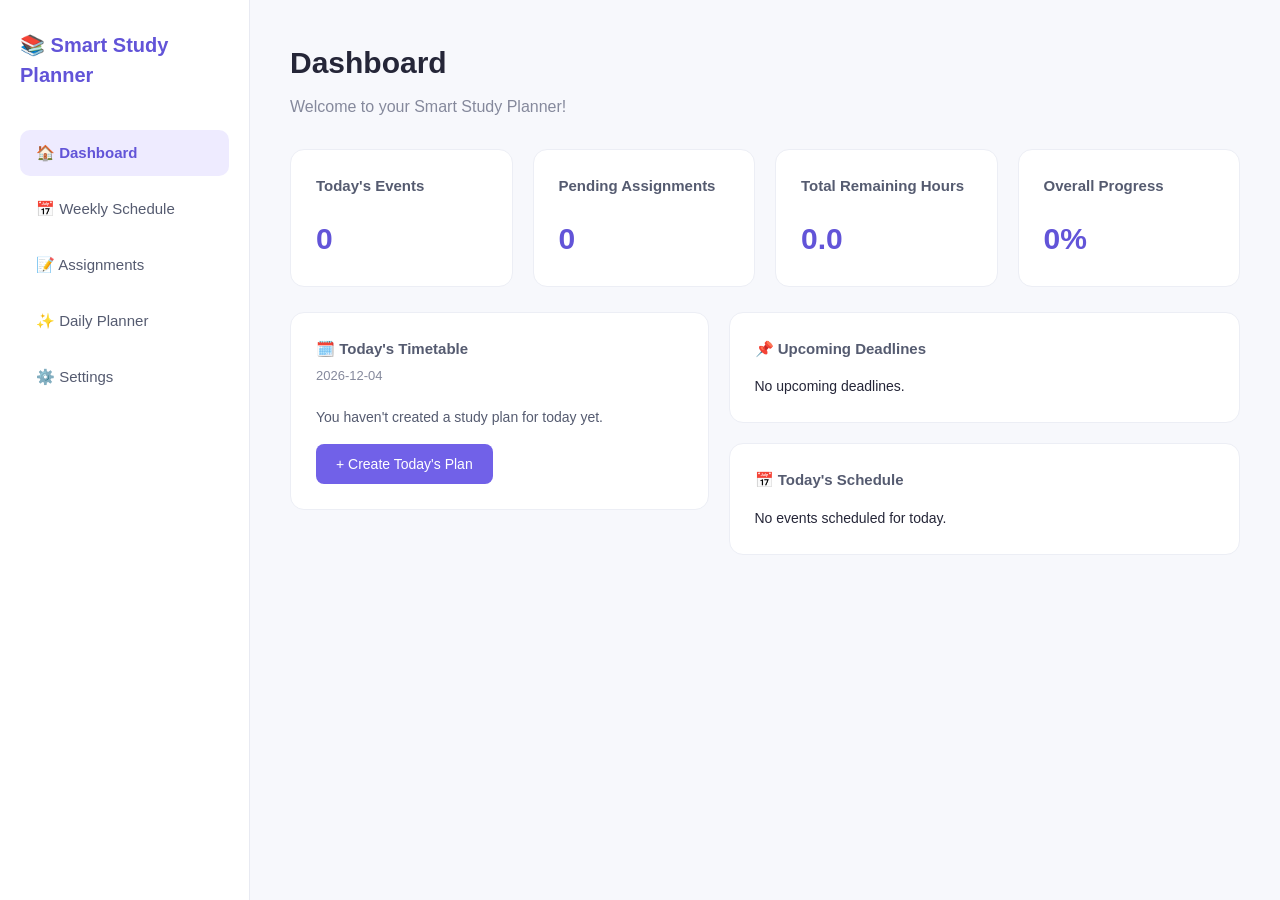
<file: index.html>
<!DOCTYPE html>
<html lang="en">
<head>
    <meta charset="UTF-8">
    <meta name="viewport" content="width=device-width, initial-scale=1.0">
    <title>Smart Study Planner</title>
    <link rel="stylesheet" href="style.css">
</head>

<body>
    <div class="app-container">
        <aside class="sidebar">
            <div class="logo">
                <h2>📚 Smart Study Planner</h2>
            </div>

            <nav class="nav-menu" aria-label="Main navigation">
                <button type="button" class="nav-item active" data-page="dashboard">
                    🏠 Dashboard
                </button>

                <button type="button" class="nav-item" data-page="schedule">
                    📅 Weekly Schedule
                </button>

                <button type="button" class="nav-item" data-page="assignments">
                    📝 Assignments
                </button>

                <button type="button" class="nav-item" data-page="planner">
                    ✨ Daily Planner
                </button>

                <button type="button" class="nav-item" data-page="settings">
                    ⚙️ Settings
                </button>
            </nav>
        </aside>

        <main class="main-content">
            <section id="dashboard" class="page active">
                <h1>Dashboard</h1>
                <p class="subtitle">Welcome to your Smart Study Planner!</p>

                <div class="dashboard-cards">
                    <div class="card">
                        <h3>Today's Events</h3>
                        <p class="card-number" id="today-events">0</p>
                    </div>

                    <div class="card">
                        <h3>Pending Assignments</h3>
                        <p class="card-number" id="pending-count">0</p>
                    </div>

                    <div class="card">
                        <h3>Total Remaining Hours</h3>
                        <p class="card-number" id="remaining-hours">0</p>
                    </div>

                    <div class="card">
                        <h3>Overall Progress</h3>
                        <p class="card-number" id="overall-progress">0%</p>
                    </div>
                </div>

                <div class="dashboard-main-grid">
                    <div class="dashboard-timetable-column">
                        <div class="card dashboard-timetable-card">
                            <div class="dashboard-study-header">
                                <div>
                                    <h3>🗓️ Today's Timetable</h3>
                                    <p class="helper-text" id="dashboard-study-date"></p>
                                </div>

                                <button
                                    type="button"
                                    class="secondary-btn"
                                    id="dashboard-view-plan-btn"
                                    hidden
                                >
                                    View Full Plan →
                                </button>
                            </div>

                            <div id="dashboard-no-plan">
                                <p>You haven't created a study plan for today yet.</p>

                                <button
                                    type="button"
                                    class="primary-btn"
                                    id="dashboard-create-plan-btn"
                                >
                                    + Create Today's Plan
                                </button>
                            </div>

                            <div id="dashboard-existing-plan" hidden>
                                <div class="dashboard-study-progress">
                                    <span>Daily Progress</span>
                                    <strong id="dashboard-daily-progress">0%</strong>
                                </div>

                                <div
                                    class="progress-bar"
                                    id="dashboard-daily-progress-bar"
                                    role="progressbar"
                                    aria-label="Today's study completion"
                                    aria-valuemin="0"
                                    aria-valuemax="100"
                                    aria-valuenow="0"
                                >
                                    <div
                                        class="progress-fill"
                                        id="dashboard-daily-progress-fill"
                                    ></div>
                                </div>

                                <div class="daily-timetable-legend">
                                    <div class="availability-legend-item">
                                        <span class="availability-legend-dot study-dot"></span>
                                        Study
                                    </div>

                                    <div class="availability-legend-item">
                                        <span class="availability-legend-dot break-dot"></span>
                                        Break
                                    </div>

                                    <div class="availability-legend-item">
                                        <span class="availability-legend-dot unavailable-dot"></span>
                                        Unavailable
                                    </div>

                                    <div class="availability-legend-item">
                                        <span class="availability-legend-dot weekly-dot"></span>
                                        Weekly Event
                                    </div>
                                </div>

                                <div class="dashboard-timetable-scroll">
                                    <div id="dashboard-timetable" class="daily-timetable">
                                        <div
                                            id="dashboard-timetable-time-column"
                                            class="daily-timetable-time-column"
                                        ></div>

                                        <div
                                            id="dashboard-timetable-events"
                                            class="daily-timetable-events"
                                        ></div>
                                    </div>
                                </div>

                                <div id="dashboard-study-sessions" hidden></div>
                            </div>
                        </div>
                    </div>

                    <div class="dashboard-info-column">
                        <div class="card">
                            <h3>📌 Upcoming Deadlines</h3>

                            <div id="upcoming-deadlines">
                                No upcoming deadlines.
                            </div>
                        </div>

                        <div class="card">
                            <h3>📅 Today's Schedule</h3>

                            <div id="today-schedule">
                                No events scheduled for today.
                            </div>
                        </div>
                    </div>
                </div>
            </section>

            <section id="schedule" class="page">
                <div class="schedule-header">
                    <div>
                        <h1>Weekly Schedule</h1>
                        <p class="subtitle">
                            Organize your weekly classes, work, and personal events.
                        </p>
                    </div>

                    <div class="schedule-header-actions">
                        <button type="button" class="secondary-btn" id="manage-categories-btn">
                            🎨 Manage Categories
                        </button>

                        <button type="button" class="primary-btn" id="add-event-btn">
                            + Add Event
                        </button>
                    </div>
                </div>

                <form id="event-form" class="card" hidden>
                    <div class="form-header">
                        <h3 id="event-form-title">Add New Event</h3>

                        <button type="button" class="close-btn" id="cancel-event-btn">
                            ✕
                        </button>
                    </div>

                    <label for="event-name">Event Name</label>
                    <input
                        type="text"
                        id="event-name"
                        placeholder="e.g. DSC190 Lecture"
                        required
                    >

                    <label>Select Days</label>

                    <div class="day-checkbox-group">
                        <label>
                            <input type="checkbox" name="event-days" value="Monday">
                            Monday
                        </label>

                        <label>
                            <input type="checkbox" name="event-days" value="Tuesday">
                            Tuesday
                        </label>

                        <label>
                            <input type="checkbox" name="event-days" value="Wednesday">
                            Wednesday
                        </label>

                        <label>
                            <input type="checkbox" name="event-days" value="Thursday">
                            Thursday
                        </label>

                        <label>
                            <input type="checkbox" name="event-days" value="Friday">
                            Friday
                        </label>

                        <label>
                            <input type="checkbox" name="event-days" value="Saturday">
                            Saturday
                        </label>

                        <label>
                            <input type="checkbox" name="event-days" value="Sunday">
                            Sunday
                        </label>
                    </div>

                    <div class="event-time-grid">
                        <div>
                            <label for="event-start">Start Time</label>
                            <input type="time" id="event-start" required>
                        </div>

                        <div>
                            <label for="event-end">End Time</label>
                            <input type="time" id="event-end" required>
                        </div>
                    </div>

                    <label for="event-category">Category</label>
                    <select id="event-category" required>
                        <option value="Class">Class</option>
                        <option value="Work">Work</option>
                        <option value="Personal">Personal</option>
                    </select>

                    <div class="event-form-actions">
                        <button type="submit" class="primary-btn" id="save-event-btn">
                            Save Event
                        </button>

                        <button type="button" class="delete-btn" id="delete-event-btn" hidden>
                            Delete Event
                        </button>

                        <button type="button" class="secondary-btn" id="cancel-event-form-btn">
                            Cancel
                        </button>
                    </div>
                </form>

                <div id="category-manager" class="card" hidden>
                    <div class="form-header">
                        <h3>Manage Categories</h3>

                        <button type="button" class="close-btn" id="close-categories-btn">
                            ✕
                        </button>
                    </div>

                    <p class="helper-text">
                        Add custom categories and choose colors for your weekly schedule.
                    </p>

                    <div id="category-list"></div>

                    <form id="category-form">
                        <h4 id="category-form-title">Add New Category</h4>

                        <label for="category-name">Category Name</label>
                        <input
                            type="text"
                            id="category-name"
                            placeholder="e.g. Study Group"
                            required
                        >

                        <label for="category-color">Category Color</label>
                        <div class="category-color-input">
                            <input
                                type="color"
                                id="category-color"
                                value="#7161e8"
                            >

                            <span id="category-color-value">#7161e8</span>
                        </div>

                        <div class="category-form-actions">
                            <button type="submit" class="primary-btn" id="save-category-btn">
                                Add Category
                            </button>

                            <button type="button" class="secondary-btn" id="cancel-category-btn" hidden>
                                Cancel
                            </button>
                        </div>
                    </form>
                </div>

                <div class="card timetable-card">
                    <div class="timetable-header">
                        <div>
                            <h3>My Weekly Timetable</h3>
                            <p class="helper-text">
                                Click an event to edit its details.
                            </p>
                        </div>

                        <div class="timetable-legend" id="timetable-legend"></div>
                    </div>

                    <div class="timetable-scroll">
                        <div class="weekly-timetable" id="weekly-timetable">
                            <div class="timetable-time-column" id="timetable-time-column"></div>

                            <div class="timetable-day-column" data-day="Monday">
                                <div class="timetable-day-header">Mon</div>
                                <div class="timetable-day-events" id="timetable-monday"></div>
                            </div>

                            <div class="timetable-day-column" data-day="Tuesday">
                                <div class="timetable-day-header">Tue</div>
                                <div class="timetable-day-events" id="timetable-tuesday"></div>
                            </div>

                            <div class="timetable-day-column" data-day="Wednesday">
                                <div class="timetable-day-header">Wed</div>
                                <div class="timetable-day-events" id="timetable-wednesday"></div>
                            </div>

                            <div class="timetable-day-column" data-day="Thursday">
                                <div class="timetable-day-header">Thu</div>
                                <div class="timetable-day-events" id="timetable-thursday"></div>
                            </div>

                            <div class="timetable-day-column" data-day="Friday">
                                <div class="timetable-day-header">Fri</div>
                                <div class="timetable-day-events" id="timetable-friday"></div>
                            </div>

                            <div class="timetable-day-column" data-day="Saturday">
                                <div class="timetable-day-header">Sat</div>
                                <div class="timetable-day-events" id="timetable-saturday"></div>
                            </div>

                            <div class="timetable-day-column" data-day="Sunday">
                                <div class="timetable-day-header">Sun</div>
                                <div class="timetable-day-events" id="timetable-sunday"></div>
                            </div>
                        </div>
                    </div>

                    <p class="timetable-empty" id="timetable-empty" hidden>
                        No events scheduled yet. Add an event to get started!
                    </p>
                </div>

                <div class="card">
                    <h3>All Events</h3>
                    <p class="helper-text">
                        View and manage all your recurring weekly events.
                    </p>

                    <div id="event-list">
                        No recurring events added yet.
                    </div>
                </div>
            </section>

            <section id="assignments" class="page">
                <h1>Assignments</h1>
                <p class="subtitle">
                    Track deadlines, estimated hours, and progress.
                </p>

                <button type="button" class="primary-btn" id="add-assignment-btn">
                    + Add Assignment
                </button>

                <form id="assignment-form" class="card" hidden>
                    <h3>Add New Assignment</h3>

                    <label for="assignment-name">Assignment Name</label>
                    <input
                        type="text"
                        id="assignment-name"
                        placeholder="e.g. Final Project"
                        required
                    >

                    <label for="assignment-course">Course</label>
                    <input
                        type="text"
                        id="assignment-course"
                        placeholder="e.g. DSC190"
                        required
                    >

                    <label for="assignment-due">Due Date</label>
                    <input
                        type="date"
                        id="assignment-due"
                        required
                    >

                    <label for="assignment-hours">Estimated Hours</label>
                    <input
                        type="number"
                        id="assignment-hours"
                        min="0.5"
                        step="0.5"
                        placeholder="e.g. 5"
                        required
                    >

                    <label for="assignment-progress">Progress (%)</label>
                    <input
                        type="number"
                        id="assignment-progress"
                        min="0"
                        max="100"
                        value="0"
                        required
                    >

                    <button type="submit" class="primary-btn">
                        Save Assignment
                    </button>
                </form>

                <div class="card">
                    <h3>Your Assignments</h3>

                    <div id="assignment-list">
                        No assignments added yet.
                    </div>
                </div>
            </section>

            <section id="planner" class="page">
                <div id="planner-home">
                    <h1>Daily Planner</h1>
                    <p class="subtitle">
                        Create and customize your study plans by date.
                    </p>

                    <div class="planner-setup-grid">
                        <div class="planner-setup-left">
                            <div class="card planner-controls">
                                <h3>✨ Create New Plan</h3>

                                <label for="study-date">Study Date</label>
                                <input
                                    type="date"
                                    id="study-date"
                                    required
                                >

                                <div class="time-grid">
                                    <div>
                                        <label for="study-start">Start Time</label>
                                        <input
                                            type="time"
                                            id="study-start"
                                            value="09:00"
                                            required
                                        >
                                    </div>

                                    <div>
                                        <label for="study-end">End Time</label>
                                        <input
                                            type="time"
                                            id="study-end"
                                            value="22:00"
                                            required
                                        >
                                    </div>
                                </div>

                                <div class="planner-generate-actions">
                                    <button
                                        type="button"
                                        class="primary-btn"
                                        id="generate-plan-btn"
                                    >
                                        Generate &amp; Save Plan
                                    </button>

                                    <p
                                        id="plan-message"
                                        class="status-message"
                                        role="status"
                                    ></p>
                                </div>
                            </div>

                            <div class="card daily-weekly-events-card">
                                <h3>📅 Weekly Events for This Day</h3>

                                <p class="helper-text">
                                    These events are imported from your Weekly Schedule.
                                    Uncheck an event to ignore it for this date only.
                                    Your Weekly Schedule will not be changed.
                                </p>

                                <div id="daily-weekly-events-list">
                                    No recurring events for this date.
                                </div>
                            </div>
                        </div>

                        <div class="planner-setup-right">
                            <div class="card daily-availability-card">
                                <div class="availability-header">
                                    <div>
                                        <h3>🕒 Available Time</h3>

                                        <p class="helper-text">
                                            Click or drag across 10-minute blocks to mark
                                            times when you cannot study.
                                        </p>

                                        <p
                                            id="availability-summary-text"
                                            class="availability-inline-summary"
                                        >
                                            No availability settings saved yet.
                                        </p>
                                    </div>
                                </div>
                                <div class="availability-legend">

                                    <div class="availability-legend-item">
                                        <span class="availability-legend-dot available-dot"></span>
                                        Available
                                    </div>

                                    <div class="availability-legend-item">
                                        <span class="availability-legend-dot unavailable-dot"></span>
                                        Unavailable
                                    </div>

                                    <div class="availability-legend-item">
                                        <span class="availability-legend-dot weekly-dot"></span>
                                        Weekly Event
                                    </div>
                                </div>

                                <div class="availability-grid-container">
                                    <div class="availability-grid-header">
                                        <span>Time</span>
                                        <span>00</span>
                                        <span>10</span>
                                        <span>20</span>
                                        <span>30</span>
                                        <span>40</span>
                                        <span>50</span>
                                    </div>

                                    <div
                                        id="availability-grid"
                                        class="availability-grid"
                                        aria-label="Select unavailable study times"
                                    ></div>
                                </div>

                                <div class="availability-actions">
                                    <button
                                        type="button"
                                        class="secondary-btn"
                                        id="clear-unavailable-btn"
                                    >
                                        Clear Custom Unavailable Times
                                    </button>
                                </div>

                                <div class="availability-reason-section">

                                    <h4>Add a Reason (Optional)</h4>

                                    <p class="helper-text">
                                        Select unavailable blocks, then add a reason
                                        such as travel, meals, or appointments.
                                    </p>

                                    <label for="unavailable-reason">
                                        Reason
                                    </label>

                                    <input
                                        type="text"
                                        id="unavailable-reason"
                                        placeholder="e.g. Travel, Lunch, Appointment"
                                    >

                                    <button
                                        type="button"
                                        class="secondary-btn"
                                        id="apply-unavailable-reason-btn"
                                    >
                                        Apply Reason to Selected Blocks
                                    </button>

                                </div>

                                <div class="availability-save-actions">
                                    <button
                                        type="button"
                                        class="primary-btn"
                                        id="save-availability-btn"
                                    >
                                        Save Changes
                                    </button>
                                </div>
                            </div>
                        </div>
                    </div>

                    <div class="card saved-plans-card">
                        <h3>📅 My Study Plans</h3>

                        <p class="helper-text">
                            Select a date to view your study timetable,
                            sessions, and notes.
                        </p>

                        <div id="saved-plans-list">
                            No saved plans yet.
                        </div>
                    </div>
                </div>

                <div id="planner-detail" hidden>
                    <button
                        type="button"
                        class="back-btn"
                        id="back-to-plans-btn"
                    >
                        ← Back to My Study Plans
                    </button>

                    <div class="planner-detail-header">
                        <div>
                            <h1 id="study-plan-heading">Study Plan</h1>
                            <p class="subtitle">
                                View your daily timetable and manage study tasks.
                            </p>
                        </div>

                        <button
                            type="button"
                            class="secondary-btn"
                            id="edit-plan-availability-btn"
                        >
                            Edit Available Time
                        </button>
                    </div>

                    <div class="card" id="study-summary" hidden>
                        <h3>Study Summary</h3>

                        <div class="study-summary-grid">
                            <p>
                                Total Study Time:
                                <strong id="total-study-time">0 hours</strong>
                            </p>

                            <p>
                                Study Sessions:
                                <strong id="study-session-count">0</strong>
                            </p>

                            <p>
                                Total Break Time:
                                <strong id="total-break-time">0 minutes</strong>
                            </p>

                            <p>
                                Completed Sessions:
                                <strong id="completed-session-count">0 / 0</strong>
                            </p>
                        </div>

                        <p>
                            Daily Completion:
                            <strong id="daily-completion">0%</strong>
                        </p>

                        <div
                            class="progress-bar"
                            id="daily-completion-bar"
                            role="progressbar"
                            aria-label="Daily completion"
                            aria-valuemin="0"
                            aria-valuemax="100"
                            aria-valuenow="0"
                        >
                            <div
                                class="progress-fill"
                                id="daily-completion-fill"
                            ></div>
                        </div>
                    </div>

                    <div class="planner-main-grid">
                        <div class="planner-timetable-column">
                            <div class="card daily-timetable-card">
                                <div class="daily-timetable-header">
                                    <div>
                                        <h3>🗓️ Daily Timetable</h3>
                                        <p class="helper-text">
                                            Your study sessions, breaks, weekly events,
                                            and unavailable times.
                                        </p>
                                    </div>

                                    <button
                                        type="button"
                                        class="secondary-btn"
                                        id="add-study-session-btn"
                                    >
                                        + Add Study Session
                                    </button>
                                </div>

                                <div class="daily-timetable-legend">
                                    <div class="availability-legend-item">
                                        <span class="availability-legend-dot study-dot"></span>
                                        Study
                                    </div>

                                    <div class="availability-legend-item">
                                        <span class="availability-legend-dot break-dot"></span>
                                        Break
                                    </div>

                                    <div class="availability-legend-item">
                                        <span class="availability-legend-dot unavailable-dot"></span>
                                        Unavailable
                                    </div>

                                    <div class="availability-legend-item">
                                        <span class="availability-legend-dot weekly-dot"></span>
                                        Weekly Event
                                    </div>
                                </div>

                                <div class="daily-timetable-scroll">
                                    <div id="daily-timetable" class="daily-timetable">
                                        <div
                                            id="daily-timetable-time-column"
                                            class="daily-timetable-time-column"
                                        ></div>

                                        <div
                                            id="daily-timetable-events"
                                            class="daily-timetable-events"
                                        ></div>
                                    </div>
                                </div>
                            </div>
                        </div>

                        <div class="planner-tasks-column">
                            <div class="card study-tasks-card">
                                <h3>📚 Study Tasks</h3>

                                <p class="helper-text">
                                    View assignments grouped by topic, track completed
                                    sessions, and add notes.
                                </p>

                                <div id="study-plan-list">
                                    No study tasks found.
                                </div>
                            </div>
                        </div>
                    </div>

                    <form id="study-session-form" class="card" hidden>
                        <div class="form-header">
                            <h3 id="study-session-form-title">
                                Add Study Session
                            </h3>

                            <button
                                type="button"
                                class="close-btn"
                                id="close-study-session-form-btn"
                            >
                                ✕
                            </button>
                        </div>

                        <label for="session-assignment">
                            Assignment
                        </label>

                        <select id="session-assignment" required>
                            <option value="">Select an assignment</option>
                        </select>

                        <div class="time-grid">
                            <div>
                                <label for="session-start-time">
                                    Start Time
                                </label>

                                <input
                                    type="time"
                                    id="session-start-time"
                                    required
                                >
                            </div>

                            <div>
                                <label for="session-end-time">
                                    End Time
                                </label>

                                <input
                                    type="time"
                                    id="session-end-time"
                                    required
                                >
                            </div>
                        </div>

                        <div class="session-form-actions">
                            <button
                                type="submit"
                                class="primary-btn"
                                id="save-study-session-btn"
                            >
                                Save Session
                            </button>

                            <button
                                type="button"
                                class="delete-btn"
                                id="delete-study-session-btn"
                                hidden
                            >
                                Delete Session
                            </button>

                            <button
                                type="button"
                                class="secondary-btn"
                                id="cancel-study-session-btn"
                            >
                                Cancel
                            </button>
                        </div>

                        <p
                            id="study-session-message"
                            class="status-message"
                            role="status"
                        ></p>
                    </form>

                    <div class="card" id="daily-notes-card">
                        <h3>📝 Daily Notes</h3>

                        <p class="helper-text">
                            Write your goals, reminders, or reflections for the day.
                        </p>

                        <textarea
                            id="daily-notes"
                            class="notes-input"
                            rows="5"
                            placeholder="Write your goals, reminders, or reflections for this day..."
                        ></textarea>

                        <button
                            type="button"
                            class="primary-btn"
                            id="save-daily-notes-btn"
                        >
                            Save Notes
                        </button>

                        <p
                            id="notes-message"
                            class="status-message"
                            role="status"
                        ></p>
                    </div>
                </div>
                </section>

            <section id="settings" class="page">
                <h1>Settings</h1>
                <p class="subtitle">
                    Customize your study session and break durations.
                </p>

                <div class="card">
                    <h3>Study Preferences</h3>

                    <label for="session-duration">
                        Study Session Duration (minutes)
                    </label>
                    <input
                        type="number"
                        id="session-duration"
                        min="15"
                        max="180"
                        value="90"
                    >

                    <label for="break-duration">
                        Break Duration (minutes)
                    </label>
                    <input
                        type="number"
                        id="break-duration"
                        min="0"
                        max="60"
                        value="15"
                    >

                    <button
                        type="button"
                        class="primary-btn"
                        id="save-settings-btn"
                    >
                        Save Settings
                    </button>

                    <p
                        id="settings-message"
                        class="status-message"
                        role="status"
                    ></p>
                </div>
            </section>
        </main>
    </div>

    <script src="script.js"></script>
</body>
</html>
</file>
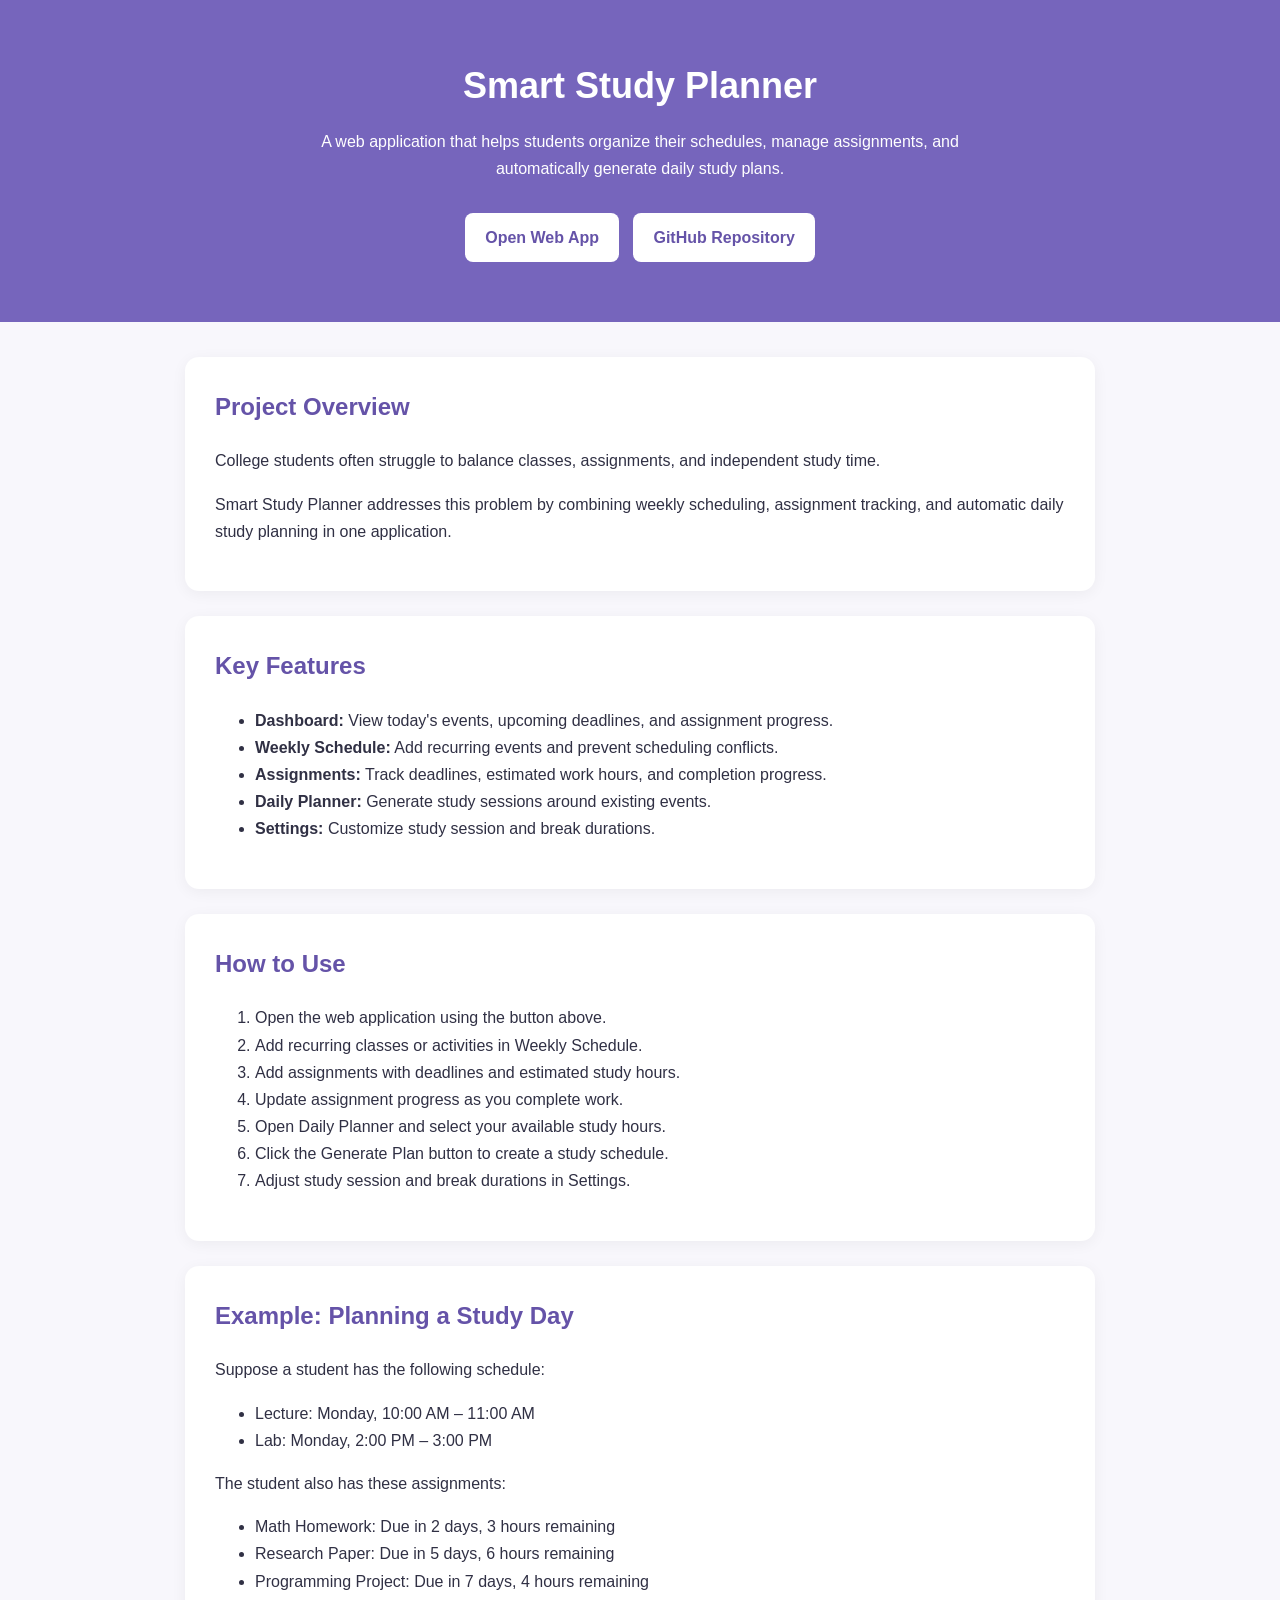
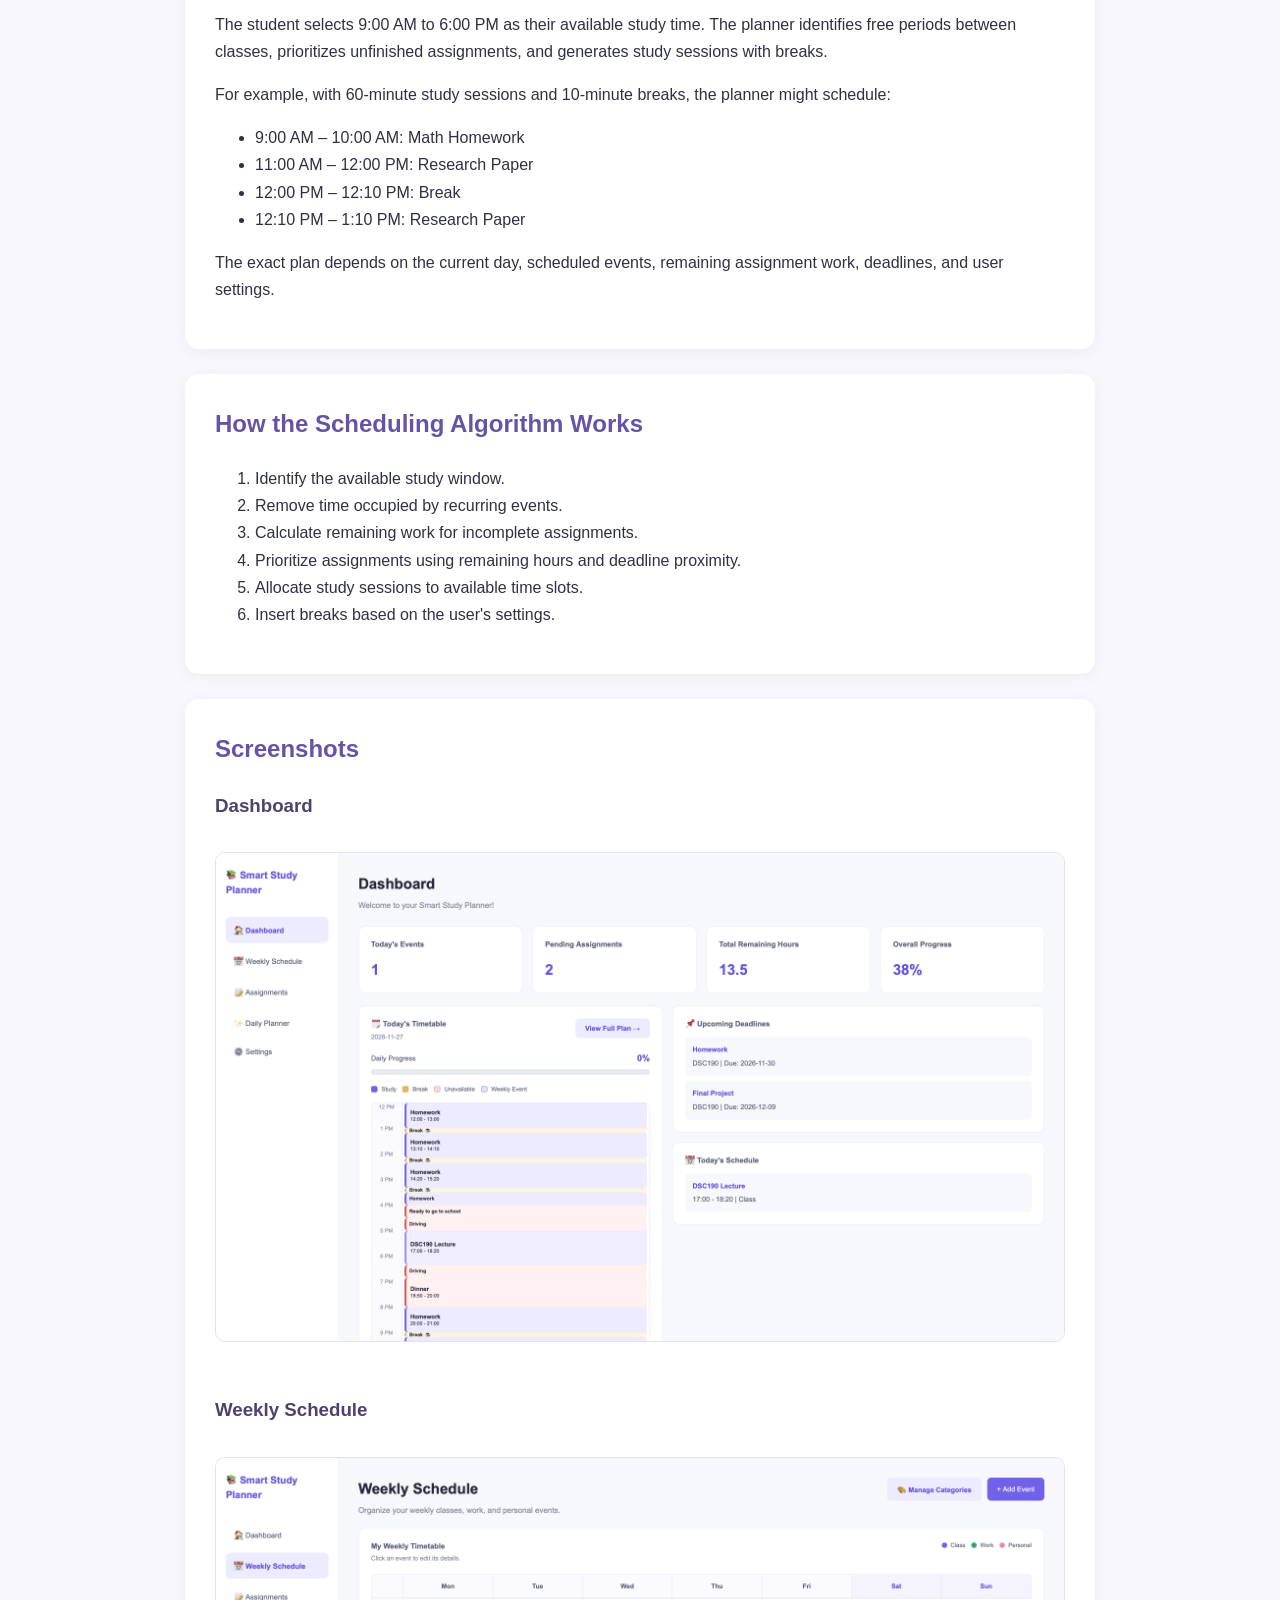
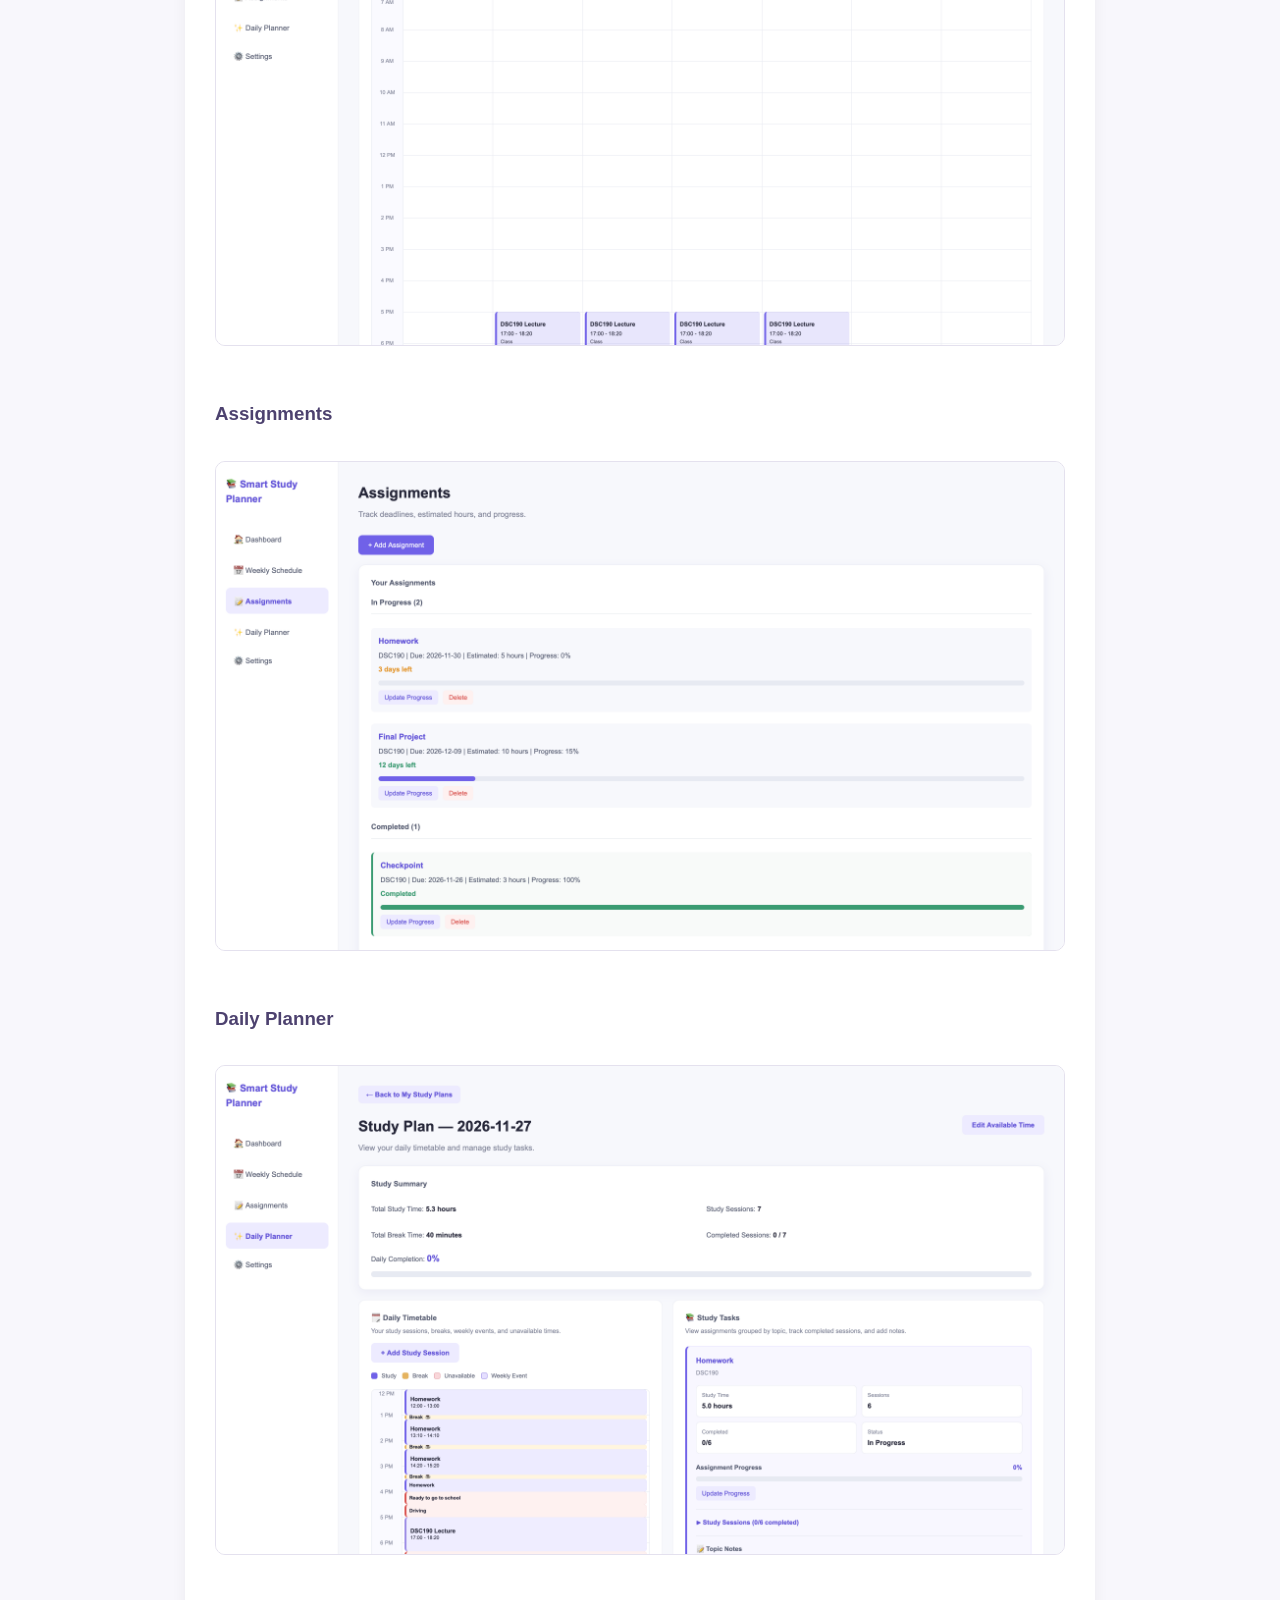
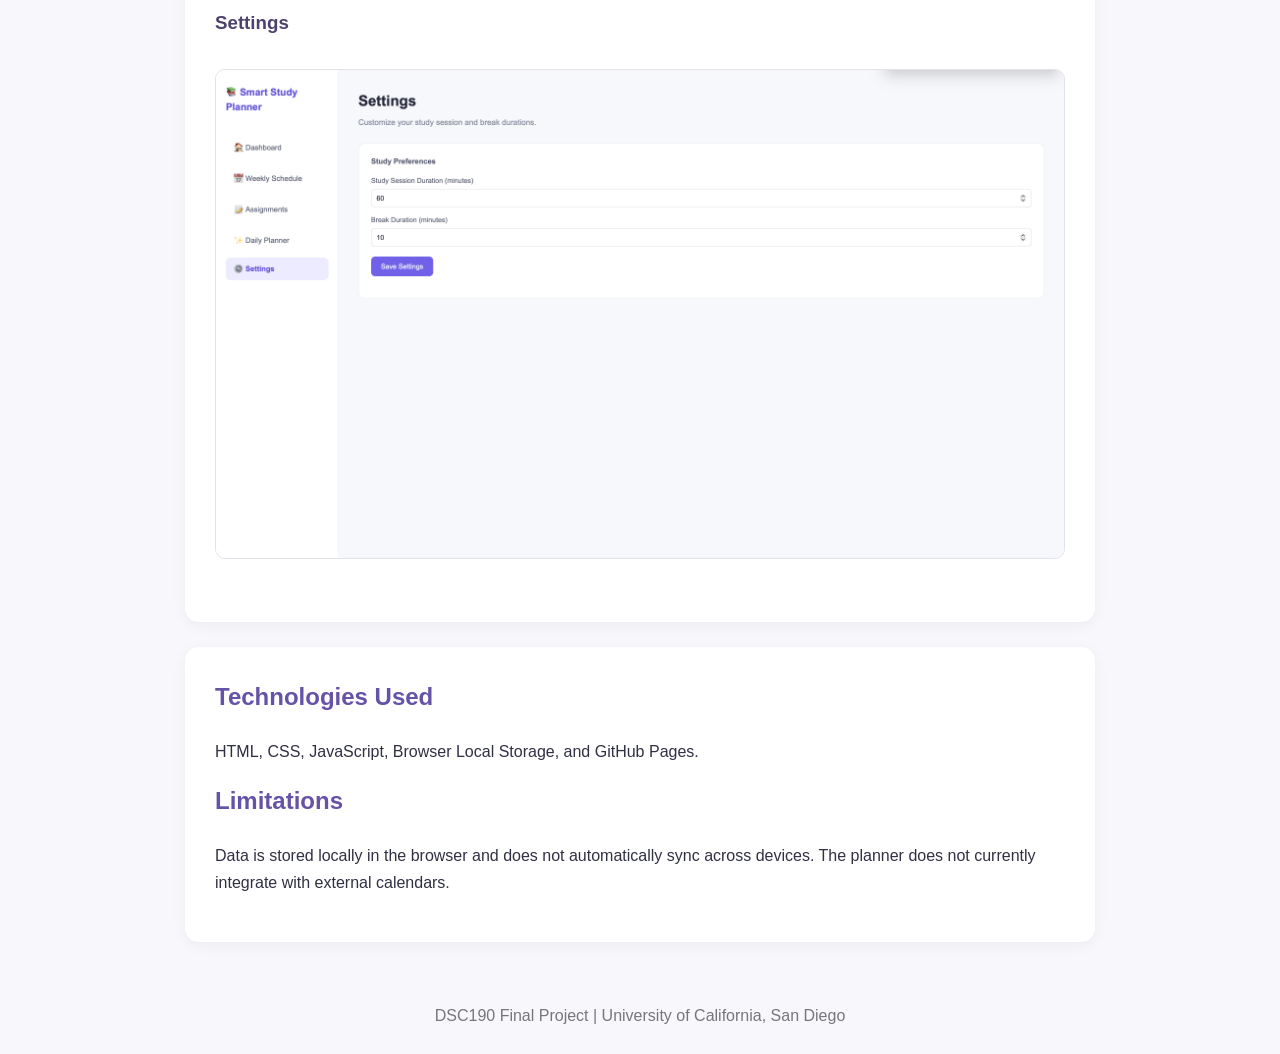
<file: docs.html>
<!DOCTYPE html>
<html lang="en">
<head>
  <meta charset="UTF-8">
  <meta name="viewport" content="width=device-width, initial-scale=1.0">
  <title>Smart Study Planner | Project Documentation</title>

  <style>
    * {
      box-sizing: border-box;
    }

    body {
      margin: 0;
      font-family: Arial, sans-serif;
      background: #f8f7fc;
      color: #303044;
      line-height: 1.7;
    }

    header {
      background: #7665bc;
      color: white;
      padding: 55px 20px;
      text-align: center;
    }

    header h1 {
      margin: 0 0 12px;
      font-size: 36px;
    }

    header p {
      max-width: 700px;
      margin: 0 auto 25px;
    }

    .links a {
      display: inline-block;
      margin: 5px;
      padding: 11px 20px;
      background: white;
      color: #6553a8;
      border-radius: 8px;
      text-decoration: none;
      font-weight: bold;
    }

    main {
      max-width: 950px;
      margin: 35px auto;
      padding: 0 20px;
    }

    section {
      background: white;
      padding: 30px;
      margin-bottom: 25px;
      border-radius: 14px;
      box-shadow: 0 3px 15px rgba(0, 0, 0, 0.05);
    }

    h2 {
      color: #6553a8;
      margin-top: 0;
    }

    h3 {
      color: #4d426f;
    }

    img {
      width: 100%;
      height: auto;
      border: 1px solid #e4e1ee;
      border-radius: 10px;
      margin: 12px 0 25px;
    }

    footer {
      text-align: center;
      padding: 25px;
      color: #777;
    }
  </style>
</head>

<body>

  <header>
    <h1>Smart Study Planner</h1>
    <p>
      A web application that helps students organize their schedules,
      manage assignments, and automatically generate daily study plans.
    </p>

    <div class="links">
      <a href="./index.html">Open Web App</a>
      <a href="https://github.com/dayoungin-ucsd/dsc190-final-project">
        GitHub Repository
      </a>
    </div>
  </header>

  <main>

    <section>
      <h2>Project Overview</h2>
      <p>
        College students often struggle to balance classes, assignments,
        and independent study time.
      </p>
      <p>
        Smart Study Planner addresses this problem by combining
        weekly scheduling, assignment tracking, and automatic
        daily study planning in one application.
      </p>
    </section>

    <section>
      <h2>Key Features</h2>
      <ul>
        <li><strong>Dashboard:</strong> View today's events, upcoming deadlines, and assignment progress.</li>
        <li><strong>Weekly Schedule:</strong> Add recurring events and prevent scheduling conflicts.</li>
        <li><strong>Assignments:</strong> Track deadlines, estimated work hours, and completion progress.</li>
        <li><strong>Daily Planner:</strong> Generate study sessions around existing events.</li>
        <li><strong>Settings:</strong> Customize study session and break durations.</li>
      </ul>
    </section>

    <section>
      <h2>How to Use</h2>
      <ol>
        <li>Open the web application using the button above.</li>
        <li>Add recurring classes or activities in Weekly Schedule.</li>
        <li>Add assignments with deadlines and estimated study hours.</li>
        <li>Update assignment progress as you complete work.</li>
        <li>Open Daily Planner and select your available study hours.</li>
        <li>Click the Generate Plan button to create a study schedule.</li>
        <li>Adjust study session and break durations in Settings.</li>
      </ol>
    </section>

    <section>
      <h2>Example: Planning a Study Day</h2>

      <p>Suppose a student has the following schedule:</p>

      <ul>
        <li>Lecture: Monday, 10:00 AM – 11:00 AM</li>
        <li>Lab: Monday, 2:00 PM – 3:00 PM</li>
      </ul>

      <p>The student also has these assignments:</p>

      <ul>
        <li>Math Homework: Due in 2 days, 3 hours remaining</li>
        <li>Research Paper: Due in 5 days, 6 hours remaining</li>
        <li>Programming Project: Due in 7 days, 4 hours remaining</li>
      </ul>

      <p>
        The student selects 9:00 AM to 6:00 PM as their available study time.
        The planner identifies free periods between classes,
        prioritizes unfinished assignments, and generates study sessions
        with breaks.
      </p>

      <p>
        For example, with 60-minute study sessions and 10-minute breaks,
        the planner might schedule:
      </p>

      <ul>
        <li>9:00 AM – 10:00 AM: Math Homework</li>
        <li>11:00 AM – 12:00 PM: Research Paper</li>
        <li>12:00 PM – 12:10 PM: Break</li>
        <li>12:10 PM – 1:10 PM: Research Paper</li>
      </ul>

      <p>
        The exact plan depends on the current day, scheduled events,
        remaining assignment work, deadlines, and user settings.
      </p>
    </section>

    <section>
      <h2>How the Scheduling Algorithm Works</h2>
      <ol>
        <li>Identify the available study window.</li>
        <li>Remove time occupied by recurring events.</li>
        <li>Calculate remaining work for incomplete assignments.</li>
        <li>Prioritize assignments using remaining hours and deadline proximity.</li>
        <li>Allocate study sessions to available time slots.</li>
        <li>Insert breaks based on the user's settings.</li>
      </ol>
    </section>

    <section>
      <h2>Screenshots</h2>

      <h3>Dashboard</h3>
      <img src="screenshots/dashboard.png" alt="Smart Study Planner Dashboard">

      <h3>Weekly Schedule</h3>
      <img src="screenshots/weekly-schedule.png" alt="Weekly Schedule">

      <h3>Assignments</h3>
      <img src="screenshots/assignments.png" alt="Assignment Management">

      <h3>Daily Planner</h3>
      <img src="screenshots/daily-planner.png" alt="Daily Study Planner">

      <h3>Settings</h3>
      <img src="screenshots/settings.png" alt="Settings Page">
    </section>

    <section>
      <h2>Technologies Used</h2>
      <p>HTML, CSS, JavaScript, Browser Local Storage, and GitHub Pages.</p>

      <h2>Limitations</h2>
      <p>
        Data is stored locally in the browser and does not automatically
        sync across devices. The planner does not currently integrate
        with external calendars.
      </p>
    </section>

  </main>

  <footer>
    DSC190 Final Project | University of California, San Diego
  </footer>

</body>
</html>
</file>
<file: style.css>
* {
    margin: 0;
    padding: 0;
    box-sizing: border-box;
}

body {
    font-family: Arial, sans-serif;
    background-color: #f7f8fc;
    color: #252638;
    line-height: 1.5;
}

button,
input,
select {
    font-family: inherit;
}

button {
    cursor: pointer;
}

[hidden] {
    display: none !important;
}

.app-container {
    display: flex;
    min-height: 100vh;
}

.sidebar {
    width: 250px;
    flex-shrink: 0;
    background-color: white;
    padding: 30px 20px;
    border-right: 1px solid #e8eaf2;
}

.logo {
    margin-bottom: 40px;
}

.logo h2 {
    font-size: 20px;
    color: #6254d8;
}

.nav-menu {
    display: flex;
    flex-direction: column;
    gap: 10px;
}

.nav-item {
    border: none;
    background-color: transparent;
    padding: 14px 16px;
    text-align: left;
    font-size: 15px;
    color: #555b70;
    border-radius: 10px;
    width: 100%;
}

.nav-item:hover {
    background-color: #f0efff;
    color: #6254d8;
}

.nav-item.active {
    background-color: #eeebff;
    color: #6254d8;
    font-weight: bold;
}

.main-content {
    flex: 1;
    min-width: 0;
    padding: 40px;
}

h1 {
    font-size: 30px;
    margin-bottom: 10px;
}

.subtitle {
    color: #85899c;
    margin-bottom: 30px;
}

.page {
    display: none;
}

.page.active {
    display: block;
}

.page > .card {
    margin-bottom: 20px;
}

.dashboard-cards {
    display: grid;
    grid-template-columns: repeat(4, minmax(0, 1fr));
    gap: 20px;
    margin-bottom: 25px;
}

.card {
    background-color: white;
    padding: 25px;
    border-radius: 14px;
    border: 1px solid #eceef5;
    min-width: 0;
}

.card h3 {
    font-size: 15px;
    margin-bottom: 18px;
    color: #555b70;
}

.card-number {
    font-size: 30px;
    font-weight: bold;
    color: #6254d8;
}

.dashboard-sections {
    display: grid;
    grid-template-columns: repeat(2, minmax(0, 1fr));
    gap: 20px;
}

.primary-btn {
    background-color: #7161e8;
    color: white;
    border: none;
    padding: 12px 20px;
    border-radius: 8px;
    font-size: 14px;
    margin-bottom: 20px;
}

.primary-btn:hover {
    background-color: #5948ce;
}

.delete-btn {
    margin-top: 10px;
    padding: 7px 12px;
    background-color: #fff0f0;
    color: #d9534f;
    border: none;
    border-radius: 6px;
    font-size: 13px;
}

.delete-btn:hover {
    background-color: #ffdede;
}

.progress-btn {
    margin-top: 10px;
    margin-right: 10px;
    padding: 7px 12px;
    background-color: #eeebff;
    color: #6254d8;
    border: none;
    border-radius: 6px;
    font-size: 13px;
}

.progress-btn:hover {
    background-color: #ded8ff;
}

#event-form,
#assignment-form {
    margin-bottom: 20px;
}

#event-form label,
#assignment-form label,
#study-settings label,
.planner-controls label,
#settings label {
    display: block;
    margin-top: 15px;
    margin-bottom: 6px;
    font-size: 14px;
    font-weight: 500;
    color: #555b70;
}

#event-form input,
#event-form select,
#assignment-form input,
#study-settings input,
.planner-controls input,
#settings input {
    width: 100%;
    min-width: 0;
    padding: 10px;
    border: 1px solid #dcdfea;
    border-radius: 8px;
    font-size: 14px;
    background-color: white;
    color: #252638;
}

input:focus,
select:focus {
    outline: none;
    border-color: #9b8de5;
    box-shadow: 0 0 0 3px rgba(155, 141, 229, 0.15);
}

button:focus-visible {
    outline: 3px solid #9b8de5;
    outline-offset: 3px;
}

.event-item {
    padding: 15px;
    margin-top: 10px;
    background-color: #f7f8fc;
    border-radius: 8px;
}

.event-item strong {
    color: #6254d8;
}

.event-item p {
    margin-top: 6px;
    color: #555b70;
    font-size: 14px;
}

.assignment-item {
    padding: 15px;
    margin-top: 10px;
    background-color: #f7f8fc;
    border-radius: 8px;
}

.assignment-item strong {
    color: #6254d8;
}

.assignment-item p {
    margin-top: 6px;
    color: #555b70;
    font-size: 14px;
    line-height: 1.6;
}

.progress-bar {
    width: 100%;
    height: 10px;
    background-color: #e8eaf2;
    border-radius: 10px;
    margin-top: 12px;
    overflow: hidden;
}

.progress-fill {
    width: 0;
    height: 100%;
    background-color: #7161e8;
    border-radius: 10px;
    transition: width 0.2s ease;
}

.deadline-urgent {
    color: #d9534f !important;
    font-weight: bold;
}

.deadline-soon {
    color: #e59a32 !important;
    font-weight: bold;
}

.deadline-safe {
    color: #3a9b72 !important;
    font-weight: bold;
}

.planner-controls {
    margin-bottom: 20px;
}

.time-grid {
    display: grid;
    grid-template-columns: repeat(2, minmax(0, 1fr));
    gap: 16px;
    margin-top: 5px;
}

.time-grid > div {
    min-width: 0;
}

.helper-text {
    margin-top: 16px;
    font-size: 13px;
    color: #85899c;
    line-height: 1.6;
}

.status-message {
    margin-bottom: 16px;
    font-size: 14px;
    color: #6254d8;
}

.status-message:empty {
    display: none;
}

#study-plan-list .event-item {
    margin-bottom: 12px;
}

.study-session {
    border-left: 4px solid #7161e8;
}

.study-session.completed {
    border-left-color: #3a9b72;
    background-color: #f1faf5;
}

.study-session.completed .session-title {
    color: #3a9b72;
}

.break-session {
    border-left: 4px solid #e5b35d;
    background-color: #fffaf0;
}

.session-header {
    display: flex;
    justify-content: space-between;
    align-items: flex-start;
    gap: 12px;
    flex-wrap: wrap;
}

.session-title {
    font-size: 15px;
    color: #6254d8;
}

.session-details {
    margin-top: 6px;
    color: #555b70;
    font-size: 14px;
}

.session-check {
    display: flex;
    align-items: center;
    gap: 9px;
    margin-top: 14px;
    font-size: 14px;
    color: #252638;
    cursor: pointer;
}

.session-check input[type="checkbox"] {
    width: 18px;
    height: 18px;
    flex-shrink: 0;
    accent-color: #7161e8;
    cursor: pointer;
}

.session-progress {
    margin-top: 15px;
    padding-top: 14px;
    border-top: 1px solid #e8eaf2;
}

.session-progress-label {
    display: block;
    margin-bottom: 8px;
    font-size: 13px;
    font-weight: 600;
    color: #555b70;
}

.session-progress-value {
    color: #6254d8;
    font-weight: bold;
}

.session-progress .progress-bar {
    margin-top: 8px;
}

.session-progress .progress-btn {
    margin-top: 12px;
}

.session-progress-note {
    margin-top: 8px;
    font-size: 12px;
    color: #85899c;
}

#study-summary {
    margin-bottom: 20px;
}

#study-summary p {
    margin: 12px 0;
    font-size: 14px;
    color: #555b70;
}

#study-summary strong {
    color: #252638;
}

#daily-completion {
    color: #6254d8 !important;
    font-size: 18px;
}

#daily-completion-bar {
    height: 12px;
    margin-top: 12px;
}

#daily-completion-fill {
    background-color: #3a9b72;
}

#save-settings-btn {
    margin-top: 20px;
}

#settings-message {
    margin-top: 12px;
    font-size: 14px;
    color: #6b5bb5;
}

button,
input,
select,
.card {
    transition:
        background-color 0.2s ease,
        border-color 0.2s ease,
        box-shadow 0.2s ease,
        color 0.2s ease,
        transform 0.2s ease;
}

.primary-btn:hover {
    filter: brightness(0.95);
    transform: translateY(-2px);
}

.card:hover {
    box-shadow: 0 6px 20px rgba(100, 90, 150, 0.08);
}

@media (max-width: 1100px) {
    .dashboard-cards {
        grid-template-columns: repeat(2, minmax(0, 1fr));
    }
}

@media (max-width: 768px) {
    .app-container {
        flex-direction: column;
    }

    .sidebar {
        width: 100%;
        padding: 15px;
        border-right: none;
        border-bottom: 1px solid #e8eaf2;
    }

    .logo {
        margin-bottom: 15px;
    }

    .nav-menu {
        flex-direction: row;
        flex-wrap: wrap;
        gap: 8px;
    }

    .nav-item {
        width: auto;
        flex: 1 1 auto;
        padding: 10px 12px;
        font-size: 13px;
        text-align: center;
    }

    .main-content {
        padding: 20px;
    }

    .dashboard-sections {
        grid-template-columns: 1fr;
    }

    .card {
        padding: 20px;
    }

    h1 {
        font-size: 26px;
    }
}

@media (max-width: 480px) {
    .dashboard-cards {
        grid-template-columns: 1fr;
    }

    .time-grid {
        grid-template-columns: 1fr;
    }

    .main-content {
        padding: 15px;
    }

    .card {
        padding: 18px;
    }

    .session-header {
        flex-direction: column;
        align-items: flex-start;
    }

    input,
    select,
    button {
        max-width: 100%;
    }
}

@media (prefers-reduced-motion: reduce) {
    button,
    input,
    select,
    .card,
    .progress-fill {
        transition: none;
    }
}

.saved-plans-card {
    margin-top: 20px;
}

.saved-plan-item {
    display: flex;
    justify-content: space-between;
    align-items: center;
    gap: 15px;
    padding: 16px;
    margin-top: 12px;
    background-color: #f7f8fc;
    border-radius: 10px;
}

.saved-plan-info strong {
    color: #6254d8;
    font-size: 15px;
}

.saved-plan-info p {
    margin-top: 6px;
    color: #555b70;
    font-size: 13px;
}

.saved-plan-item .progress-btn {
    margin: 0;
    flex-shrink: 0;
}

@media (max-width: 480px) {
    .saved-plan-item {
        flex-direction: column;
        align-items: flex-start;
    }
}

.notes-input {
    width: 100%;
    min-height: 110px;
    padding: 12px;
    border: 1px solid #dcdfea;
    border-radius: 8px;
    font-family: inherit;
    font-size: 14px;
    line-height: 1.6;
    color: #252638;
    background-color: #fff;
    resize: vertical;
}

.notes-input:focus {
    outline: none;
    border-color: #9b8de5;
    box-shadow: 0 0 0 3px rgba(155, 141, 229, 0.15);
}

.session-notes {
    margin-top: 15px;
    padding-top: 14px;
    border-top: 1px solid #e8eaf2;
}

.session-notes label {
    display: block;
    margin-bottom: 8px;
    font-size: 13px;
    font-weight: 600;
    color: #555b70;
}

.session-notes textarea {
    min-height: 75px;
}

#planner-home,
#planner-detail {
    width: 100%;
}

#planner-home .planner-controls {
    margin-bottom: 24px;
}

#planner-home #generate-plan-btn {
    margin-top: 20px;
    margin-bottom: 10px;
}

#planner-detail > .card {
    margin-bottom: 20px;
}

.back-btn {
    display: inline-flex;
    align-items: center;
    gap: 8px;
    padding: 10px 16px;
    margin-bottom: 24px;
    border: none;
    border-radius: 8px;
    background-color: #eeebff;
    color: #6254d8;
    font-size: 14px;
    font-weight: 600;
    cursor: pointer;
}

.back-btn:hover {
    background-color: #ded8ff;
}

.saved-plans-card {
    margin-top: 20px;
}

.saved-plan-item {
    display: flex;
    justify-content: space-between;
    align-items: center;
    gap: 16px;
    padding: 18px;
    margin-top: 12px;
    background-color: #f7f8fc;
    border-radius: 10px;
}

.saved-plan-info {
    flex: 1;
    min-width: 0;
}

.saved-plan-info strong {
    display: block;
    color: #6254d8;
    font-size: 15px;
}

.saved-plan-info p {
    margin-top: 6px;
    color: #555b70;
    font-size: 13px;
}

.saved-plan-note {
    margin-top: 8px;
    color: #555b70;
    font-size: 13px;
    line-height: 1.5;
    overflow-wrap: anywhere;
}

.saved-plan-item .progress-btn {
    margin: 0;
    flex-shrink: 0;
}

#study-summary p {
    margin: 12px 0;
}

#daily-notes-card {
    margin-top: 20px;
}

#daily-notes-card .notes-input {
    margin-bottom: 16px;
}

#save-daily-notes-btn {
    margin-bottom: 10px;
}

#notes-message {
    margin-top: 8px;
}

.notes-input {
    width: 100%;
    min-height: 100px;
    padding: 12px;
    border: 1px solid #dcdfea;
    border-radius: 8px;
    font-family: inherit;
    font-size: 14px;
    line-height: 1.6;
    color: #252638;
    background-color: white;
    resize: vertical;
}

.notes-input:focus {
    outline: none;
    border-color: #9b8de5;
    box-shadow: 0 0 0 3px rgba(155, 141, 229, 0.15);
}

.session-notes {
    margin-top: 15px;
    padding-top: 14px;
    border-top: 1px solid #e8eaf2;
}

.session-notes label {
    display: block;
    margin-bottom: 8px;
    font-size: 13px;
    font-weight: 600;
    color: #555b70;
}

.session-notes textarea {
    min-height: 75px;
}

@media (max-width: 480px) {
    .saved-plan-item {
        flex-direction: column;
        align-items: stretch;
    }

    .saved-plan-item .progress-btn {
        align-self: flex-start;
    }

    .back-btn {
        width: 100%;
        justify-content: center;
    }
}

#planner-home[hidden],
#planner-detail[hidden] {
    display: none !important;
}

.day-checkbox-group {
    display: flex;
    flex-wrap: wrap;
    gap: 10px;
    margin-top: 10px;
    margin-bottom: 15px;
}

#event-form .day-checkbox-group label {
    display: flex;
    align-items: center;
    gap: 7px;
    margin: 0;
    padding: 9px 13px;
    background-color: #f7f8fc;
    border: 1px solid #dcdfea;
    border-radius: 8px;
    font-size: 13px;
    cursor: pointer;
}

#event-form .day-checkbox-group label:has(input:checked) {
    background-color: #eeebff;
    border-color: #7161e8;
    color: #6254d8;
}

#event-form .day-checkbox-group input[type="checkbox"] {
    width: 16px;
    height: 16px;
    padding: 0;
    margin: 0;
    accent-color: #7161e8;
}

.schedule-header {
    display: flex;
    justify-content: space-between;
    align-items: flex-start;
    gap: 20px;
    margin-bottom: 24px;
}

.schedule-header .subtitle {
    margin-bottom: 0;
}

.schedule-header-actions {
    display: flex;
    gap: 12px;
    flex-wrap: wrap;
}

.schedule-header-actions button {
    margin-bottom: 0;
    white-space: nowrap;
}

.secondary-btn {
    background-color: #eeebff;
    color: #6254d8;
    border: none;
    padding: 12px 20px;
    border-radius: 8px;
    font-size: 14px;
    font-weight: 600;
}

.secondary-btn:hover {
    background-color: #ded8ff;
}

.form-header {
    display: flex;
    justify-content: space-between;
    align-items: center;
    gap: 15px;
    margin-bottom: 10px;
}

.form-header h3 {
    margin-bottom: 0;
}

.close-btn {
    border: none;
    background-color: #f7f8fc;
    color: #85899c;
    width: 32px;
    height: 32px;
    border-radius: 8px;
    font-size: 16px;
}

.close-btn:hover {
    background-color: #eeebff;
    color: #6254d8;
}

.day-checkbox-group {
    display: flex;
    flex-wrap: wrap;
    gap: 10px;
    margin-top: 10px;
    margin-bottom: 20px;
}

#event-form .day-checkbox-group label {
    display: flex;
    align-items: center;
    gap: 7px;
    margin: 0;
    padding: 9px 13px;
    background-color: #f7f8fc;
    border: 1px solid #dcdfea;
    border-radius: 8px;
    font-size: 13px;
    cursor: pointer;
}

#event-form .day-checkbox-group label:has(input:checked) {
    background-color: #eeebff;
    border-color: #7161e8;
    color: #6254d8;
}

#event-form .day-checkbox-group input[type="checkbox"] {
    width: 16px;
    height: 16px;
    min-width: 16px;
    padding: 0;
    margin: 0;
    accent-color: #7161e8;
}

.event-time-grid {
    display: grid;
    grid-template-columns: repeat(2, minmax(0, 1fr));
    gap: 16px;
}

.event-time-grid > div {
    min-width: 0;
}

.event-form-actions,
.category-form-actions {
    display: flex;
    align-items: center;
    gap: 12px;
    flex-wrap: wrap;
    margin-top: 28px;
}

.event-form-actions button,
.category-form-actions button {
    margin: 0;
}

.event-form-actions .delete-btn {
    padding: 12px 20px;
    font-size: 14px;
}

#category-manager {
    margin-bottom: 24px;
}

#category-manager .helper-text {
    margin-top: 10px;
    margin-bottom: 20px;
}

#category-manager label {
    display: block;
    margin-top: 15px;
    margin-bottom: 6px;
    font-size: 14px;
    font-weight: 500;
    color: #555b70;
}

#category-manager input[type="text"] {
    width: 100%;
    padding: 10px;
    border: 1px solid #dcdfea;
    border-radius: 8px;
    font-size: 14px;
}

#category-form {
    padding-top: 22px;
    margin-top: 20px;
    border-top: 1px solid #e8eaf2;
}

#category-form h4 {
    color: #555b70;
    font-size: 15px;
    margin-bottom: 15px;
}

.category-item {
    display: flex;
    justify-content: space-between;
    align-items: center;
    gap: 15px;
    padding: 14px 16px;
    margin-top: 10px;
    background-color: #f7f8fc;
    border-radius: 10px;
}

.category-info {
    display: flex;
    align-items: center;
    gap: 12px;
    min-width: 0;
}

.category-color-dot {
    width: 18px;
    height: 18px;
    flex-shrink: 0;
    border-radius: 50%;
    border: 1px solid rgba(0, 0, 0, 0.08);
}

.category-name {
    font-size: 14px;
    font-weight: 600;
    overflow-wrap: anywhere;
}

.category-actions {
    display: flex;
    gap: 8px;
    flex-shrink: 0;
}

.category-actions button {
    margin: 0;
}

.category-color-input {
    display: flex;
    align-items: center;
    gap: 14px;
    margin-top: 8px;
}

#category-color {
    width: 58px;
    height: 42px;
    padding: 4px;
    border: 1px solid #dcdfea;
    border-radius: 8px;
    background-color: white;
    cursor: pointer;
}

#category-color-value {
    font-size: 14px;
    color: #555b70;
    font-family: monospace;
}

.timetable-card {
    margin-bottom: 24px;
}

.timetable-header {
    display: flex;
    justify-content: space-between;
    align-items: flex-start;
    gap: 20px;
    margin-bottom: 22px;
}

.timetable-header h3 {
    margin-bottom: 4px;
}

.timetable-header .helper-text {
    margin-top: 0;
}

.timetable-legend {
    display: flex;
    flex-wrap: wrap;
    gap: 12px;
    justify-content: flex-end;
}

.legend-item {
    display: flex;
    align-items: center;
    gap: 7px;
    font-size: 12px;
    color: #555b70;
}

.legend-dot {
    width: 11px;
    height: 11px;
    border-radius: 50%;
    flex-shrink: 0;
}

.timetable-scroll {
    width: 100%;
    overflow-x: auto;
    border: 1px solid #e8eaf2;
    border-radius: 10px;
}

.weekly-timetable {
    --hour-height: 64px;
    --timetable-start: 7;
    --timetable-end: 23;

    display: grid;
    grid-template-columns: 65px repeat(7, minmax(105px, 1fr));
    min-width: 800px;
    background-color: white;
}

.timetable-time-column {
    position: relative;
    min-width: 0;
    border-right: 1px solid #e8eaf2;
    background-color: #fafaff;
}

.timetable-time-header {
    height: 48px;
    border-bottom: 1px solid #e8eaf2;
}

.timetable-time-labels {
    position: relative;
    height: calc(
        (var(--timetable-end) - var(--timetable-start)) * var(--hour-height)
    );
}

.timetable-time-label {
    position: absolute;
    left: 0;
    width: 100%;
    transform: translateY(-50%);
    text-align: center;
    font-size: 11px;
    color: #85899c;
}

.timetable-time-label:first-child {
    transform: translateY(0);
}

.timetable-time-label:last-child {
    transform: translateY(-100%);
}

.timetable-day-column {
    min-width: 0;
    border-right: 1px solid #e8eaf2;
}

.timetable-day-column:last-child {
    border-right: none;
}

.timetable-day-header {
    display: flex;
    justify-content: center;
    align-items: center;
    height: 48px;
    border-bottom: 1px solid #e8eaf2;
    background-color: #fafaff;
    font-size: 13px;
    font-weight: 700;
    color: #555b70;
}

.timetable-day-events {
    position: relative;
    height: calc(
        (var(--timetable-end) - var(--timetable-start)) * var(--hour-height)
    );
    background-image: linear-gradient(
        to bottom,
        #e8eaf2 1px,
        transparent 1px
    );
    background-size: 100% var(--hour-height);
}

.timetable-day-column[data-day="Saturday"] .timetable-day-header,
.timetable-day-column[data-day="Sunday"] .timetable-day-header {
    background-color: #f5f3ff;
    color: #6254d8;
}

.timetable-event {
    position: absolute;
    left: 4px;
    width: calc(100% - 8px);
    padding: 7px;
    border: none;
    border-left: 4px solid var(--event-color, #7161e8);
    border-radius: 6px;
    background-color: var(--event-background, #eeebff);
    color: #252638;
    text-align: left;
    overflow: hidden;
    cursor: pointer;
    z-index: 1;
}

.timetable-event:hover {
    filter: brightness(0.97);
    box-shadow: 0 3px 10px rgba(50, 40, 100, 0.12);
    z-index: 2;
}

.timetable-event-title {
    display: block;
    font-size: 12px;
    font-weight: 700;
    line-height: 1.3;
    overflow-wrap: anywhere;
}

.timetable-event-time {
    display: block;
    margin-top: 4px;
    font-size: 11px;
    line-height: 1.3;
}

.timetable-event-category {
    display: block;
    margin-top: 4px;
    font-size: 10px;
    opacity: 0.8;
}

.timetable-empty {
    margin-top: 18px;
    text-align: center;
    color: #85899c;
    font-size: 14px;
}

.event-list-item {
    display: flex;
    justify-content: space-between;
    align-items: center;
    gap: 15px;
    padding: 15px;
    margin-top: 10px;
    background-color: #f7f8fc;
    border-radius: 8px;
    border-left: 4px solid var(--event-color, #7161e8);
}

.event-list-info {
    flex: 1;
    min-width: 0;
}

.event-list-info strong {
    display: block;
    color: #6254d8;
    font-size: 14px;
}

.event-list-info p {
    margin-top: 6px;
    color: #555b70;
    font-size: 13px;
}

.event-list-actions {
    display: flex;
    gap: 8px;
    flex-shrink: 0;
}

.event-list-actions button {
    margin: 0;
}

@media (max-width: 1100px) {
    .schedule-header {
        flex-direction: column;
    }

    .timetable-header {
        flex-direction: column;
    }

    .timetable-legend {
        justify-content: flex-start;
    }
}

@media (max-width: 768px) {
    .schedule-header-actions {
        width: 100%;
    }

    .schedule-header-actions button {
        flex: 1;
    }

    .event-time-grid {
        grid-template-columns: 1fr;
    }

    .category-item {
        flex-wrap: wrap;
    }

    .category-actions {
        width: 100%;
        justify-content: flex-end;
    }
}

@media (max-width: 480px) {
    .event-form-actions,
    .category-form-actions {
        flex-direction: column;
        align-items: stretch;
    }

    .event-form-actions button,
    .category-form-actions button {
        width: 100%;
    }

    .event-list-item {
        flex-direction: column;
        align-items: stretch;
    }

    .event-list-actions {
        justify-content: flex-start;
    }
}

#event-form .event-form-actions {
    margin-top: 28px;
}

#event-form .event-form-actions button {
    margin: 0;
}

.dashboard-study-card {
    margin-bottom: 25px;
}

.dashboard-study-header,
.daily-timetable-header,
.planner-detail-header,
.availability-header {
    display: flex;
    justify-content: space-between;
    align-items: flex-start;
    gap: 20px;
}

.dashboard-study-header {
    margin-bottom: 18px;
}

.dashboard-study-header h3,
.daily-timetable-header h3,
.availability-header h3 {
    margin-bottom: 6px;
}

.dashboard-study-header .helper-text,
.daily-timetable-header .helper-text,
.availability-header .helper-text {
    margin-top: 0;
}

.dashboard-study-header button,
.daily-timetable-header button,
.planner-detail-header button {
    margin-bottom: 0;
    flex-shrink: 0;
}

#dashboard-no-plan p {
    margin-bottom: 16px;
    color: #555b70;
    font-size: 14px;
}

#dashboard-no-plan .primary-btn {
    margin-bottom: 0;
}

.dashboard-study-progress {
    display: flex;
    justify-content: space-between;
    align-items: center;
    gap: 12px;
    margin-bottom: 8px;
    font-size: 14px;
    color: #555b70;
}

.dashboard-study-progress strong {
    color: #6254d8;
    font-size: 18px;
}

#dashboard-daily-progress-bar {
    margin-top: 0;
    margin-bottom: 20px;
    height: 12px;
}

#dashboard-daily-progress-fill {
    background-color: #3a9b72;
}

.dashboard-study-session {
    display: flex;
    justify-content: space-between;
    align-items: center;
    gap: 15px;
    padding: 13px 15px;
    margin-top: 8px;
    background-color: #f7f8fc;
    border-radius: 8px;
    border-left: 4px solid #7161e8;
}

.dashboard-study-session.completed {
    border-left-color: #3a9b72;
    background-color: #f1faf5;
}

.dashboard-study-session.break {
    border-left-color: #e5b35d;
    background-color: #fffaf0;
}

.dashboard-study-session-info {
    flex: 1;
    min-width: 0;
}

.dashboard-study-session-info strong {
    display: block;
    font-size: 13px;
    color: #252638;
}

.dashboard-study-session-info p {
    margin-top: 4px;
    font-size: 12px;
    color: #85899c;
}

.dashboard-study-status {
    font-size: 12px;
    font-weight: 600;
    color: #6254d8;
    white-space: nowrap;
}

.dashboard-study-session.completed .dashboard-study-status {
    color: #3a9b72;
}

.daily-availability-card,
.daily-weekly-events-card {
    margin-bottom: 20px;
}

.availability-legend,
.daily-timetable-legend {
    display: flex;
    align-items: center;
    flex-wrap: wrap;
    gap: 18px;
    margin: 20px 0;
}

.availability-legend-item {
    display: flex;
    align-items: center;
    gap: 8px;
    color: #555b70;
    font-size: 13px;
}

.availability-legend-dot {
    display: inline-block;
    width: 13px;
    height: 13px;
    flex-shrink: 0;
    border-radius: 4px;
}

.available-dot {
    background-color: #d9f2e5;
    border: 1px solid #8ac9a6;
}

.unavailable-dot {
    background-color: #f8d7da;
    border: 1px solid #e5a0a7;
}

.weekly-dot {
    background-color: #e5dfff;
    border: 1px solid #9b8de5;
}

.study-dot {
    background-color: #7161e8;
}

.break-dot {
    background-color: #e5b35d;
}

.availability-grid-container {
    width: 100%;
    overflow-x: auto;
    border: 1px solid #e8eaf2;
    border-radius: 10px;
}

.availability-grid-header,
.availability-grid-row {
    display: grid;
    grid-template-columns: 90px repeat(6, minmax(70px, 1fr));
    min-width: 570px;
}

.availability-grid-header {
    background-color: #f5f3ff;
    border-bottom: 1px solid #e8eaf2;
}

.availability-grid-header span {
    padding: 12px 8px;
    text-align: center;
    font-size: 12px;
    font-weight: 700;
    color: #6254d8;
}

.availability-grid-header span:first-child {
    text-align: left;
    padding-left: 16px;
}

.availability-grid-row {
    border-bottom: 1px solid #e8eaf2;
}

.availability-grid-row:last-child {
    border-bottom: none;
}

.availability-hour-label {
    display: flex;
    align-items: center;
    padding: 10px 12px;
    background-color: #fafaff;
    border-right: 1px solid #e8eaf2;
    color: #555b70;
    font-size: 12px;
    font-weight: 600;
}

.availability-cell {
    position: relative;
    min-height: 44px;
    border: none;
    border-right: 1px solid white;
    border-bottom: 1px solid white;
    border-radius: 0;
    background-color: #d9f2e5;
    cursor: pointer;
    transition: background-color 0.15s ease;
}

.availability-cell:hover {
    filter: brightness(0.95);
}

.availability-cell.unavailable {
    background-color: #f8d7da;
}

.availability-cell.weekly-event {
    background-color: #e5dfff;
    cursor: not-allowed;
}

.availability-cell.weekly-event:hover {
    filter: none;
}

.availability-cell.selected {
    outline: 2px solid #7161e8;
    outline-offset: -2px;
    z-index: 1;
}

.availability-cell .cell-reason {
    display: block;
    padding: 3px;
    color: #9b434a;
    font-size: 10px;
    line-height: 1.2;
    overflow-wrap: anywhere;
}

.availability-actions {
    display: flex;
    gap: 12px;
    margin-top: 18px;
}

.availability-actions button {
    margin-bottom: 0;
}

.availability-reason-section {
    margin-top: 24px;
    padding-top: 20px;
    border-top: 1px solid #e8eaf2;
}

.availability-reason-section h4 {
    font-size: 14px;
    color: #555b70;
    margin-bottom: 8px;
}

.availability-reason-section .helper-text {
    margin-top: 0;
    margin-bottom: 16px;
}

.availability-reason-section label {
    display: block;
    margin-bottom: 6px;
    color: #555b70;
    font-size: 13px;
    font-weight: 600;
}

#unavailable-reason {
    width: 100%;
    padding: 11px;
    border: 1px solid #dcdfea;
    border-radius: 8px;
    font-size: 14px;
}

#apply-unavailable-reason-btn {
    margin-top: 14px;
    margin-bottom: 0;
}

.daily-weekly-event-item {
    display: flex;
    justify-content: space-between;
    align-items: center;
    gap: 16px;
    padding: 14px 16px;
    margin-top: 10px;
    background-color: #f7f8fc;
    border-radius: 9px;
    border-left: 4px solid var(--event-color, #7161e8);
}

.daily-weekly-event-info {
    flex: 1;
    min-width: 0;
}

.daily-weekly-event-info strong {
    display: block;
    font-size: 14px;
    color: #252638;
}

.daily-weekly-event-info p {
    margin-top: 5px;
    color: #555b70;
    font-size: 12px;
}

.daily-weekly-event-toggle {
    display: flex;
    align-items: center;
    gap: 9px;
    color: #555b70;
    font-size: 13px;
    white-space: nowrap;
    cursor: pointer;
}

.daily-weekly-event-toggle input {
    width: 17px;
    height: 17px;
    accent-color: #7161e8;
}

.planner-generate-actions {
    margin: 24px 0;
}

.planner-generate-actions .primary-btn {
    margin-bottom: 10px;
}

.planner-detail-header {
    margin-bottom: 24px;
}

.planner-detail-header .subtitle {
    margin-bottom: 0;
}

.study-summary-grid {
    display: grid;
    grid-template-columns: repeat(2, minmax(0, 1fr));
    gap: 8px 20px;
}

.daily-timetable-card {
    margin-bottom: 20px;
}

.daily-timetable-header {
    margin-bottom: 10px;
}

.daily-timetable-scroll {
    width: 100%;
    overflow-x: auto;
    border: 1px solid #e8eaf2;
    border-radius: 10px;
}

.daily-timetable {
    --daily-hour-height: 70px;
    display: grid;
    grid-template-columns: 80px minmax(300px, 1fr);
    min-width: 400px;
    background-color: white;
}

.daily-timetable-time-column {
    position: relative;
    min-width: 0;
    background-color: #fafaff;
    border-right: 1px solid #e8eaf2;
}

.daily-timetable-events {
    position: relative;
    min-width: 0;
    background-image: linear-gradient(
        to bottom,
        #e8eaf2 1px,
        transparent 1px
    );
    background-size: 100% var(--daily-hour-height);
}

.daily-time-label {
    position: absolute;
    left: 0;
    width: 100%;
    transform: translateY(-50%);
    text-align: center;
    font-size: 12px;
    color: #85899c;
}

.daily-time-label:first-child {
    transform: translateY(0);
}

.daily-time-label:last-child {
    transform: translateY(-100%);
}

.daily-timetable-block {
    position: absolute;
    left: 8px;
    width: calc(100% - 16px);
    padding: 9px 12px;
    border: none;
    border-left: 4px solid var(--block-color, #7161e8);
    border-radius: 7px;
    background-color: var(--block-background, #eeebff);
    color: #252638;
    text-align: left;
    overflow: hidden;
    z-index: 1;
}

button.daily-timetable-block {
    cursor: pointer;
}

button.daily-timetable-block:hover {
    filter: brightness(0.97);
    box-shadow: 0 3px 10px rgba(50, 40, 100, 0.12);
    z-index: 2;
}

.daily-timetable-block.study {
    --block-color: #7161e8;
    --block-background: #eeebff;
}

.daily-timetable-block.break {
    --block-color: #e5b35d;
    --block-background: #fff5df;
}

.daily-timetable-block.unavailable {
    --block-color: #d9534f;
    --block-background: #fff0f0;
}

.daily-timetable-block.weekly {
    --block-color: #9b8de5;
    --block-background: #f0edff;
}

.daily-timetable-block-title {
    display: block;
    font-size: 13px;
    font-weight: 700;
    line-height: 1.3;
    overflow-wrap: anywhere;
}

.daily-timetable-block-time {
    display: block;
    margin-top: 4px;
    font-size: 12px;
    line-height: 1.3;
}

#study-session-form {
    margin-bottom: 20px;
}

#study-session-form label {
    display: block;
    margin-top: 15px;
    margin-bottom: 6px;
    font-size: 14px;
    font-weight: 500;
    color: #555b70;
}

#study-session-form input,
#study-session-form select {
    width: 100%;
    min-width: 0;
    padding: 10px;
    border: 1px solid #dcdfea;
    border-radius: 8px;
    font-size: 14px;
    background-color: white;
}

.session-form-actions {
    display: flex;
    align-items: center;
    flex-wrap: wrap;
    gap: 12px;
    margin-top: 28px;
}

.session-form-actions button {
    margin: 0;
}

.session-form-actions .delete-btn {
    padding: 12px 20px;
    font-size: 14px;
}

@media (max-width: 1100px) {
    .dashboard-study-header,
    .daily-timetable-header,
    .planner-detail-header {
        flex-direction: column;
        align-items: stretch;
    }

    .dashboard-study-header button,
    .daily-timetable-header button,
    .planner-detail-header button {
        align-self: flex-start;
    }
}

@media (max-width: 768px) {
    .availability-grid-header,
    .availability-grid-row {
        grid-template-columns: 75px repeat(6, minmax(65px, 1fr));
        min-width: 465px;
    }

    .study-summary-grid {
        grid-template-columns: 1fr;
    }

    .daily-weekly-event-item {
        flex-direction: column;
        align-items: stretch;
    }

    .daily-weekly-event-toggle {
        justify-content: flex-start;
    }
}

@media (max-width: 480px) {
    .dashboard-study-session {
        flex-direction: column;
        align-items: flex-start;
    }

    .availability-actions {
        flex-direction: column;
    }

    .availability-actions button {
        width: 100%;
    }

    .session-form-actions {
        flex-direction: column;
        align-items: stretch;
    }

    .session-form-actions button {
        width: 100%;
    }
}

.daily-timetable-block {
    box-sizing: border-box;
    padding: 6px 12px;
    display: flex;
    flex-direction: column;
    justify-content: center;
    gap: 2px;
}

.daily-timetable-block-title {
    font-size: 13px;
    line-height: 1.2;
    margin: 0;
}

.daily-timetable-block-time {
    font-size: 11px;
    line-height: 1.2;
    margin: 0;
}

.daily-timetable-block.compact {
    padding: 2px 10px;
    flex-direction: row;
    align-items: center;
    justify-content: flex-start;
    gap: 8px;
}

.daily-timetable-block.compact .daily-timetable-block-title {
    font-size: 11px;
    line-height: 1;
    white-space: nowrap;
    overflow: hidden;
    text-overflow: ellipsis;
}

.daily-timetable-block.compact .daily-timetable-block-time {
    display: none;
}

.availability-grid-header span:not(:first-child) {
    text-align: left;
    padding-left: 4px;
    padding-right: 0;
}

.availability-summary-card {
    margin-bottom: 20px;
}

.availability-summary-content {
    display: flex;
    justify-content: space-between;
    align-items: center;
    gap: 20px;
}

.availability-summary-content h3 {
    margin-bottom: 8px;
}

#availability-summary-text {
    color: #85899c;
    font-size: 13px;
    margin: 0;
}

.availability-summary-content button {
    flex-shrink: 0;
    margin: 0;
}

.availability-save-actions {
    display: flex;
    justify-content: flex-end;
    align-items: center;
    gap: 12px;
    margin-top: 24px;
}

.availability-save-actions button {
    margin: 0;
}

@media (max-width: 768px) {
    .availability-summary-content {
        flex-direction: column;
        align-items: flex-start;
    }

    .availability-save-actions {
        flex-wrap: wrap;
    }
}

.availability-actions {
    display: flex;
    justify-content: flex-end;
    gap: 12px;
    margin-top: 20px;
    flex-wrap: wrap;
}

.availability-save-actions {
    display: flex;
    justify-content: flex-end;
    gap: 12px;
    margin-top: 24px;
    flex-wrap: wrap;
}

.dashboard-main-grid {
    display: grid;
    grid-template-columns: minmax(0, 45fr) minmax(0, 55fr);
    gap: 20px;
    align-items: start;
}

.dashboard-timetable-column,
.dashboard-info-column {
    min-width: 0;
}

.dashboard-info-column {
    display: flex;
    flex-direction: column;
    gap: 20px;
}

.dashboard-timetable-card {
    min-width: 0;
}

.dashboard-timetable-card .dashboard-study-header {
    margin-bottom: 20px;
}

.dashboard-timetable-card .daily-timetable-legend {
    gap: 12px;
    margin: 18px 0;
}

.dashboard-timetable-card .availability-legend-item {
    font-size: 12px;
}

.dashboard-timetable-scroll {
    width: 100%;
    overflow-x: auto;
    border: 1px solid #e8eaf2;
    border-radius: 10px;
}

.dashboard-timetable-scroll .daily-timetable {
    min-width: 0;
    grid-template-columns: 62px minmax(0, 1fr);
}

.dashboard-timetable-scroll .daily-timetable-block {
    left: 5px;
    width: calc(100% - 10px);
    padding: 5px 8px;
}

.dashboard-timetable-scroll .daily-timetable-block-title {
    font-size: 12px;
}

.dashboard-timetable-scroll .daily-timetable-block-time {
    font-size: 10px;
}

.dashboard-timetable-scroll .daily-time-label {
    font-size: 11px;
}

.dashboard-timetable-scroll .daily-timetable-block.compact {
    padding: 2px 6px;
}

.dashboard-timetable-scroll .daily-timetable-block.compact
.daily-timetable-block-title {
    font-size: 10px;
}

.dashboard-info-column .card {
    width: 100%;
}

.dashboard-info-column .card h3 {
    margin-bottom: 16px;
}

.dashboard-info-column #upcoming-deadlines,
.dashboard-info-column #today-schedule {
    font-size: 14px;
}

.planner-main-grid {
    display: grid;
    grid-template-columns: minmax(0, 45fr) minmax(0, 55fr);
    gap: 20px;
    align-items: start;
    margin-bottom: 20px;
}

.planner-timetable-column,
.planner-tasks-column {
    min-width: 0;
}

.planner-main-grid > div > .card {
    width: 100%;
    margin-bottom: 0;
}

.planner-timetable-column .daily-timetable-card {
    min-width: 0;
}

.planner-timetable-column .daily-timetable-header {
    flex-direction: column;
    align-items: flex-start;
    gap: 14px;
}

.planner-timetable-column .daily-timetable-header button {
    align-self: flex-start;
}

.planner-timetable-column .daily-timetable-legend {
    gap: 12px;
    margin: 18px 0;
}

.planner-timetable-column .availability-legend-item {
    font-size: 12px;
}

.planner-timetable-column .daily-timetable {
    min-width: 0;
    grid-template-columns: 62px minmax(0, 1fr);
}

.planner-timetable-column .daily-time-label {
    font-size: 11px;
}

.planner-timetable-column .daily-timetable-block {
    left: 5px;
    width: calc(100% - 10px);
    padding: 5px 8px;
}

.planner-timetable-column .daily-timetable-block-title {
    font-size: 12px;
}

.planner-timetable-column .daily-timetable-block-time {
    font-size: 10px;
}

.planner-timetable-column .daily-timetable-block.compact {
    padding: 2px 6px;
}

.planner-timetable-column .daily-timetable-block.compact
.daily-timetable-block-title {
    font-size: 10px;
}

.daily-timetable {
    --daily-hour-height: 52px;
}

.daily-timetable-block {
    padding: 5px 9px;
    gap: 1px;
}

.daily-timetable-block-title {
    font-size: 12px;
    line-height: 1.2;
}

.daily-timetable-block-time {
    font-size: 10px;
    line-height: 1.2;
}

.daily-timetable-block.compact {
    padding: 2px 7px;
    gap: 5px;
}

.daily-timetable-block.compact .daily-timetable-block-title {
    font-size: 10px;
}

.study-tasks-card {
    min-width: 0;
}

.study-tasks-card > h3 {
    margin-bottom: 6px;
}

.study-tasks-card > .helper-text {
    margin-top: 0;
    margin-bottom: 20px;
}

#study-plan-list {
    display: flex;
    flex-direction: column;
    gap: 14px;
}

#study-plan-list > .event-item {
    margin: 0;
}

.study-task-card {
    padding: 18px;
    background-color: #f8f7ff;
    border: 1px solid #e7e3ff;
    border-left: 4px solid #7161e8;
    border-radius: 10px;
}

.study-task-card.completed {
    background-color: #f1faf5;
    border-color: #d5eee0;
    border-left-color: #3a9b72;
}

.study-task-header {
    display: flex;
    justify-content: space-between;
    align-items: flex-start;
    gap: 12px;
}

.study-task-title {
    min-width: 0;
}

.study-task-title h4 {
    color: #6254d8;
    font-size: 15px;
    margin-bottom: 5px;
    overflow-wrap: anywhere;
}

.study-task-course {
    font-size: 12px;
    color: #85899c;
}

.study-task-stats {
    display: grid;
    grid-template-columns: repeat(2, minmax(0, 1fr));
    gap: 10px;
    margin-top: 16px;
}

.study-task-stat {
    padding: 11px;
    background-color: white;
    border: 1px solid #eceef5;
    border-radius: 8px;
}

.study-task-stat-label {
    display: block;
    color: #85899c;
    font-size: 11px;
    margin-bottom: 4px;
}

.study-task-stat-value {
    display: block;
    color: #252638;
    font-size: 14px;
    font-weight: 700;
}

.study-task-progress {
    margin-top: 18px;
}

.study-task-progress-header {
    display: flex;
    justify-content: space-between;
    align-items: center;
    gap: 12px;
    color: #555b70;
    font-size: 13px;
    font-weight: 600;
}

.study-task-progress-header strong {
    color: #6254d8;
}

.study-task-progress .progress-bar {
    margin-top: 9px;
}

.study-task-actions {
    display: flex;
    flex-wrap: wrap;
    gap: 10px;
    margin-top: 15px;
}

.study-task-actions button {
    margin: 0;
}

.study-task-sessions {
    margin-top: 18px;
    padding-top: 16px;
    border-top: 1px solid #e8eaf2;
}

.study-task-sessions summary {
    color: #6254d8;
    font-size: 13px;
    font-weight: 600;
    cursor: pointer;
    user-select: none;
}

.study-task-sessions summary:hover {
    color: #5948ce;
}

.study-task-session-list {
    display: flex;
    flex-direction: column;
    gap: 8px;
    margin-top: 14px;
}

.study-task-session-item {
    display: flex;
    justify-content: space-between;
    align-items: center;
    gap: 12px;
    padding: 10px 12px;
    background-color: white;
    border: 1px solid #eceef5;
    border-radius: 8px;
}

.study-task-session-item.completed {
    background-color: #f1faf5;
    border-color: #d5eee0;
}

.study-task-session-item .session-check {
    margin-top: 0;
    min-width: 0;
}

.study-task-session-time {
    font-size: 12px;
    color: #555b70;
}

.study-task-session-item .progress-btn {
    margin: 0;
    flex-shrink: 0;
}

.study-task-notes {
    margin-top: 18px;
    padding-top: 16px;
    border-top: 1px solid #e8eaf2;
}

.study-task-notes label {
    display: block;
    margin-bottom: 8px;
    font-size: 13px;
    font-weight: 600;
    color: #555b70;
}

.study-task-notes textarea {
    width: 100%;
    min-height: 85px;
}

.study-task-notes .primary-btn,
.study-task-notes .secondary-btn {
    margin-top: 10px;
    margin-bottom: 0;
}

#daily-notes-card {
    width: 100%;
    margin-top: 0;
}

#daily-notes-card .notes-input {
    width: 100%;
}

@media (max-width: 1200px) {
    .dashboard-main-grid,
    .planner-main-grid {
        grid-template-columns: 1fr;
    }

    .dashboard-info-column {
        display: grid;
        grid-template-columns: repeat(2, minmax(0, 1fr));
    }
}

@media (max-width: 768px) {
    .dashboard-info-column {
        grid-template-columns: 1fr;
    }

    .dashboard-timetable-card .dashboard-study-header,
    .planner-timetable-column .daily-timetable-header {
        flex-direction: column;
        align-items: flex-start;
    }

    .dashboard-timetable-card .dashboard-study-header button,
    .planner-timetable-column .daily-timetable-header button {
        align-self: flex-start;
    }

    .study-task-stats {
        grid-template-columns: repeat(2, minmax(0, 1fr));
    }
}

@media (max-width: 480px) {
    .dashboard-main-grid,
    .planner-main-grid {
        gap: 15px;
    }

    .study-task-card {
        padding: 14px;
    }

    .study-task-stats {
        grid-template-columns: 1fr;
    }

    .study-task-session-item {
        flex-direction: column;
        align-items: flex-start;
    }

    .study-task-session-item .progress-btn {
        align-self: flex-start;
    }

    .dashboard-timetable-scroll .daily-timetable,
    .planner-timetable-column .daily-timetable {
        grid-template-columns: 55px minmax(0, 1fr);
    }

    .dashboard-timetable-scroll .daily-timetable-block,
    .planner-timetable-column .daily-timetable-block {
        left: 4px;
        width: calc(100% - 8px);
        padding: 4px 6px;
    }
}

#planner-home .planner-setup-grid {
    display: grid;
    grid-template-columns: minmax(0, 45fr) minmax(0, 55fr);
    gap: 20px;
    align-items: start;
    width: 100%;
    margin-bottom: 20px;
}

#planner-home .planner-setup-left,
#planner-home .planner-setup-right {
    min-width: 0;
}

#planner-home .planner-setup-left {
    display: flex;
    flex-direction: column;
    gap: 20px;
}

#planner-home .planner-setup-left .planner-controls,
#planner-home .planner-setup-left .daily-weekly-events-card,
#planner-home .planner-setup-right .daily-availability-card {
    width: 100%;
    margin: 0;
}

#planner-home .planner-controls {
    min-width: 0;
}

#planner-home .planner-controls h3 {
    margin-bottom: 20px;
    color: #555b70;
    font-size: 16px;
}

#planner-home .planner-controls label {
    display: block;
    margin-top: 15px;
    margin-bottom: 6px;
}

#planner-home .planner-controls input {
    width: 100%;
    min-width: 0;
}

#planner-home .planner-controls .time-grid {
    display: grid;
    grid-template-columns: repeat(2, minmax(0, 1fr));
    gap: 14px;
    margin-top: 5px;
}

#planner-home .planner-controls .time-grid > div {
    min-width: 0;
}

#planner-home .planner-controls .planner-generate-actions {
    margin: 24px 0 0;
}

#planner-home .planner-controls #generate-plan-btn {
    width: 100%;
    margin: 0;
    padding: 13px 20px;
    font-size: 14px;
    font-weight: 600;
}

#planner-home .planner-controls #plan-message {
    margin-top: 12px;
    margin-bottom: 0;
    line-height: 1.5;
}

#planner-home .daily-weekly-events-card {
    min-width: 0;
}

#planner-home .daily-weekly-events-card h3 {
    font-size: 16px;
    margin-bottom: 10px;
}

#planner-home .daily-weekly-events-card > .helper-text {
    margin-top: 0;
    margin-bottom: 18px;
    line-height: 1.6;
}

#planner-home #daily-weekly-events-list {
    display: flex;
    flex-direction: column;
    gap: 10px;
    font-size: 14px;
    color: #555b70;
}

#planner-home .daily-weekly-event-item {
    margin-top: 0;
    padding: 14px;
    gap: 12px;
    min-width: 0;
}

#planner-home .daily-weekly-event-info {
    min-width: 0;
}

#planner-home .daily-weekly-event-info strong {
    font-size: 13px;
    overflow-wrap: anywhere;
}

#planner-home .daily-weekly-event-info p {
    font-size: 12px;
    line-height: 1.5;
}

#planner-home .daily-weekly-event-toggle {
    flex-shrink: 0;
    font-size: 12px;
}

#planner-home .daily-weekly-event-toggle input {
    width: 17px;
    height: 17px;
}

#planner-home .planner-setup-right .daily-availability-card {
    min-width: 0;
}

#planner-home .daily-availability-card .availability-header {
    margin-bottom: 16px;
}

#planner-home .daily-availability-card .availability-header h3 {
    margin-bottom: 8px;
    font-size: 16px;
}

#planner-home .daily-availability-card .availability-header .helper-text {
    margin-top: 0;
    line-height: 1.6;
}

#planner-home .availability-inline-summary {
    margin-top: 10px;
    font-size: 12px;
    color: #6254d8;
    font-weight: 600;
    line-height: 1.5;
}

#planner-home .daily-availability-card .availability-legend {
    display: flex;
    flex-wrap: wrap;
    align-items: center;
    gap: 10px 16px;
    margin: 18px 0;
}

#planner-home .daily-availability-card .availability-legend-item {
    font-size: 12px;
}

#planner-home .daily-availability-card .availability-grid-container {
    width: 100%;
    max-width: 100%;
    overflow-x: auto;
    overflow-y: hidden;
    border: 1px solid #e8eaf2;
    border-radius: 10px;
}

#planner-home .daily-availability-card .availability-grid-header,
#planner-home .daily-availability-card .availability-grid-row {
    display: grid;
    grid-template-columns: 64px repeat(6, minmax(45px, 1fr));
    min-width: 334px;
}

#planner-home .daily-availability-card .availability-grid-header {
    background-color: #f5f3ff;
}

#planner-home .daily-availability-card .availability-grid-header span {
    padding: 11px 3px;
    font-size: 11px;
    text-align: center;
}

#planner-home .daily-availability-card .availability-grid-header span:first-child {
    padding-left: 9px;
    text-align: left;
}

#planner-home .daily-availability-card .availability-hour-label {
    padding: 8px 6px;
    font-size: 11px;
    white-space: nowrap;
}

#planner-home .daily-availability-card .availability-cell {
    min-width: 0;
    min-height: 40px;
    padding: 0;
}

#planner-home .daily-availability-card .availability-cell .cell-reason {
    padding: 2px;
    font-size: 9px;
    line-height: 1.1;
    overflow-wrap: anywhere;
}

#planner-home .daily-availability-card .availability-actions {
    display: flex;
    justify-content: flex-end;
    flex-wrap: wrap;
    gap: 10px;
    margin-top: 18px;
}

#planner-home .daily-availability-card .availability-actions button {
    margin: 0;
    font-size: 12px;
    padding: 10px 14px;
}

#planner-home .daily-availability-card .availability-reason-section {
    margin-top: 22px;
    padding-top: 20px;
}

#planner-home .daily-availability-card .availability-reason-section h4 {
    font-size: 14px;
    margin-bottom: 8px;
}

#planner-home .daily-availability-card .availability-reason-section .helper-text {
    margin-top: 0;
    margin-bottom: 14px;
}

#planner-home .daily-availability-card #unavailable-reason {
    width: 100%;
    min-width: 0;
}

#planner-home .daily-availability-card #apply-unavailable-reason-btn {
    margin-top: 12px;
    margin-bottom: 0;
    padding: 10px 14px;
    font-size: 12px;
}

#planner-home .daily-availability-card .availability-save-actions {
    display: flex;
    justify-content: flex-end;
    align-items: center;
    margin-top: 24px;
    padding-top: 20px;
    border-top: 1px solid #e8eaf2;
}

#planner-home .daily-availability-card #save-availability-btn {
    margin: 0;
    padding: 12px 24px;
    font-size: 13px;
    font-weight: 600;
}

#planner-home .saved-plans-card {
    width: 100%;
    margin-top: 20px;
}

#planner-home .saved-plans-card h3 {
    font-size: 16px;
}

@media (max-width: 1200px) {
    #planner-home .planner-setup-grid {
        grid-template-columns: 1fr;
        gap: 20px;
    }

    #planner-home .planner-setup-left {
        gap: 20px;
    }

    #planner-home .daily-availability-card .availability-grid-header,
    #planner-home .daily-availability-card .availability-grid-row {
        grid-template-columns: 75px repeat(6, minmax(55px, 1fr));
        min-width: 405px;
    }
}

@media (max-width: 768px) {
    #planner-home .planner-setup-grid {
        gap: 16px;
    }

    #planner-home .planner-setup-left {
        gap: 16px;
    }

    #planner-home .daily-availability-card .availability-grid-header,
    #planner-home .daily-availability-card .availability-grid-row {
        grid-template-columns: 65px repeat(6, minmax(50px, 1fr));
        min-width: 365px;
    }

    #planner-home .daily-weekly-event-item {
        flex-direction: row;
        align-items: center;
    }
}

@media (max-width: 480px) {
    #planner-home .planner-setup-grid {
        gap: 15px;
    }

    #planner-home .planner-setup-left {
        gap: 15px;
    }

    #planner-home .planner-controls .time-grid {
        grid-template-columns: 1fr;
        gap: 8px;
    }

    #planner-home .daily-weekly-event-item {
        flex-direction: column;
        align-items: flex-start;
    }

    #planner-home .daily-weekly-event-toggle {
        margin-top: 4px;
    }

    #planner-home .daily-availability-card .availability-grid-header,
    #planner-home .daily-availability-card .availability-grid-row {
        grid-template-columns: 60px repeat(6, minmax(44px, 1fr));
        min-width: 324px;
    }

    #planner-home .daily-availability-card .availability-cell {
        min-height: 38px;
    }

    #planner-home .daily-availability-card .availability-actions {
        justify-content: stretch;
    }

    #planner-home .daily-availability-card .availability-actions button {
        width: 100%;
    }

    #planner-home .daily-availability-card #apply-unavailable-reason-btn {
        width: 100%;
    }

    #planner-home .daily-availability-card .availability-save-actions {
        justify-content: stretch;
    }

    #planner-home .daily-availability-card #save-availability-btn {
        width: 100%;
    }
}

.assignment-section {
    margin-bottom: 28px;
}

.assignment-section-title {
    font-size: 18px;
    font-weight: 700;
    margin-bottom: 16px;
    padding-bottom: 12px;
    border-bottom: 1px solid #e5e7eb;
}

.assignment-section-list {
    display: flex;
    flex-direction: column;
    gap: 14px;
}

.assignment-section-empty {
    color: #85899c;
    font-size: 14px;
    padding: 12px 0;
}

.assignment-item.completed {
    background: #f8faf9;
    border-left: 4px solid #3a9b72;
}

.assignment-item.completed .progress-fill {
    background: #3a9b72;
}
</file>
